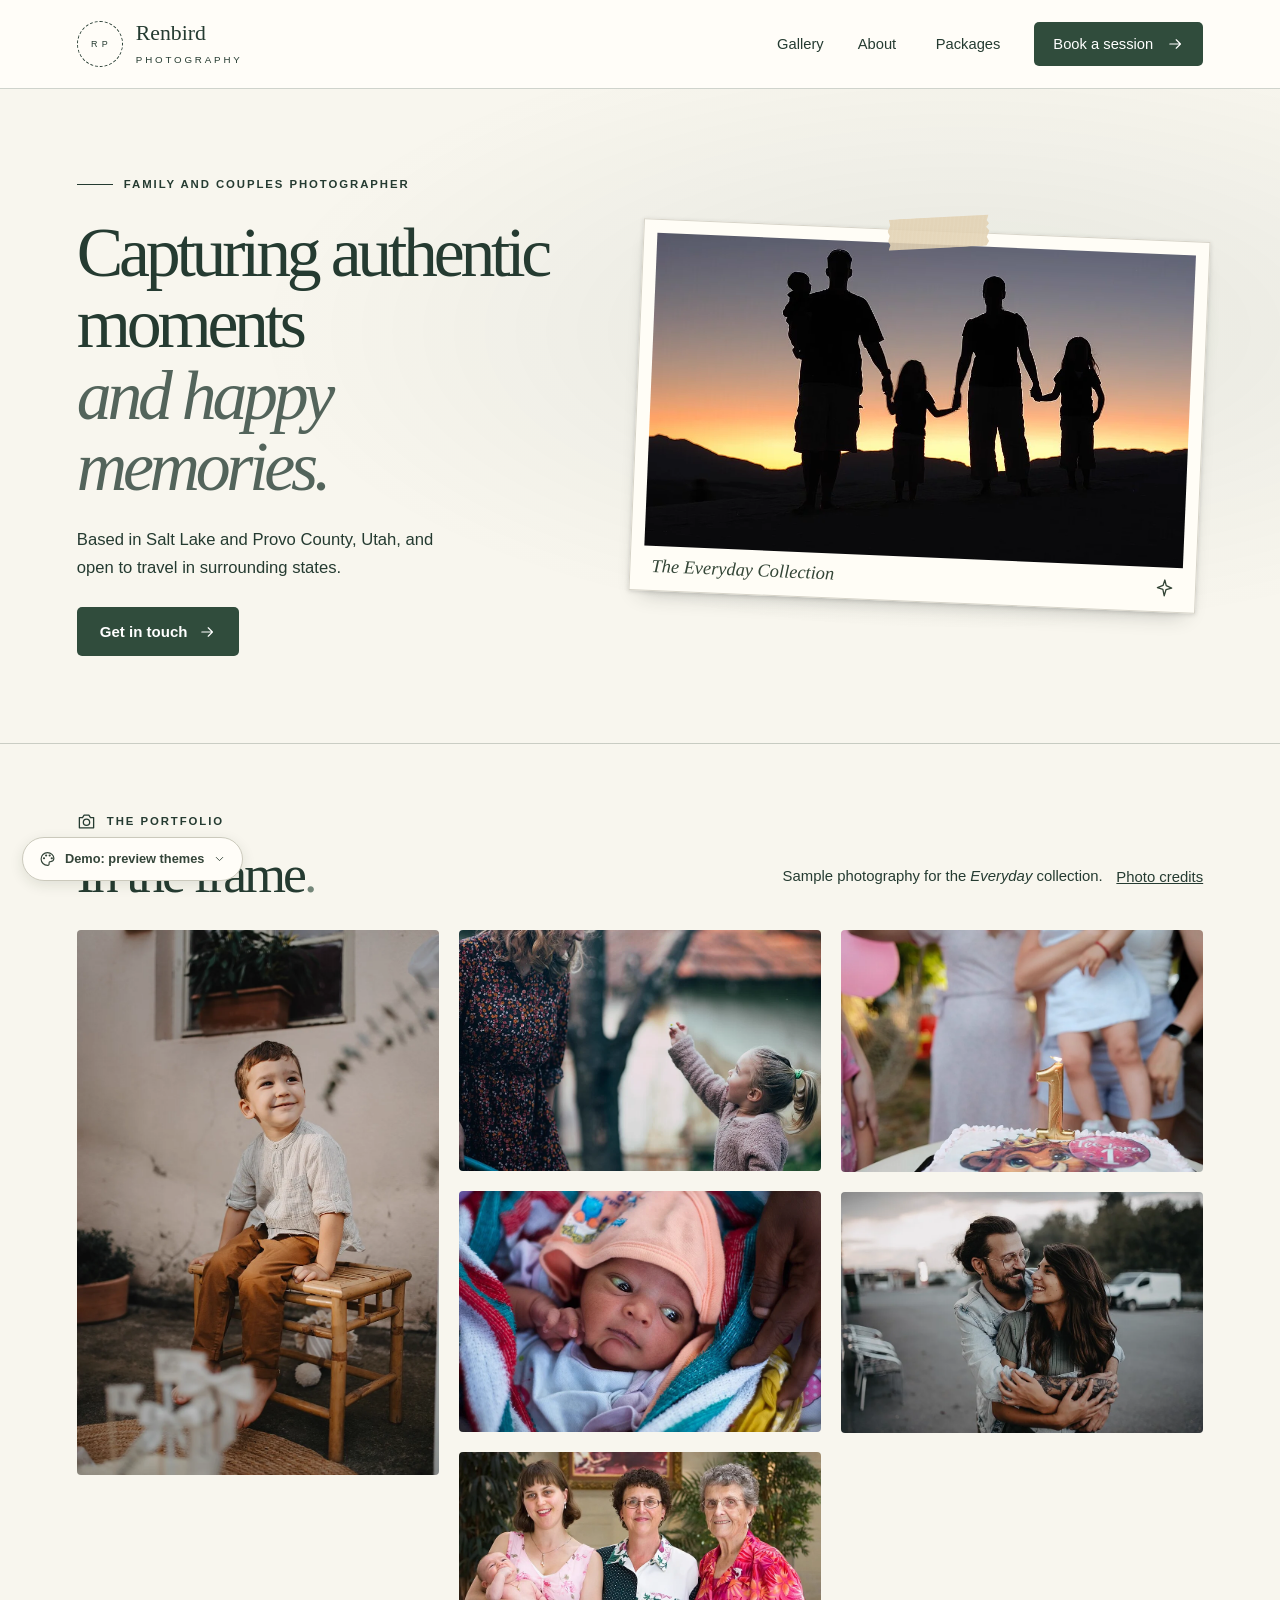
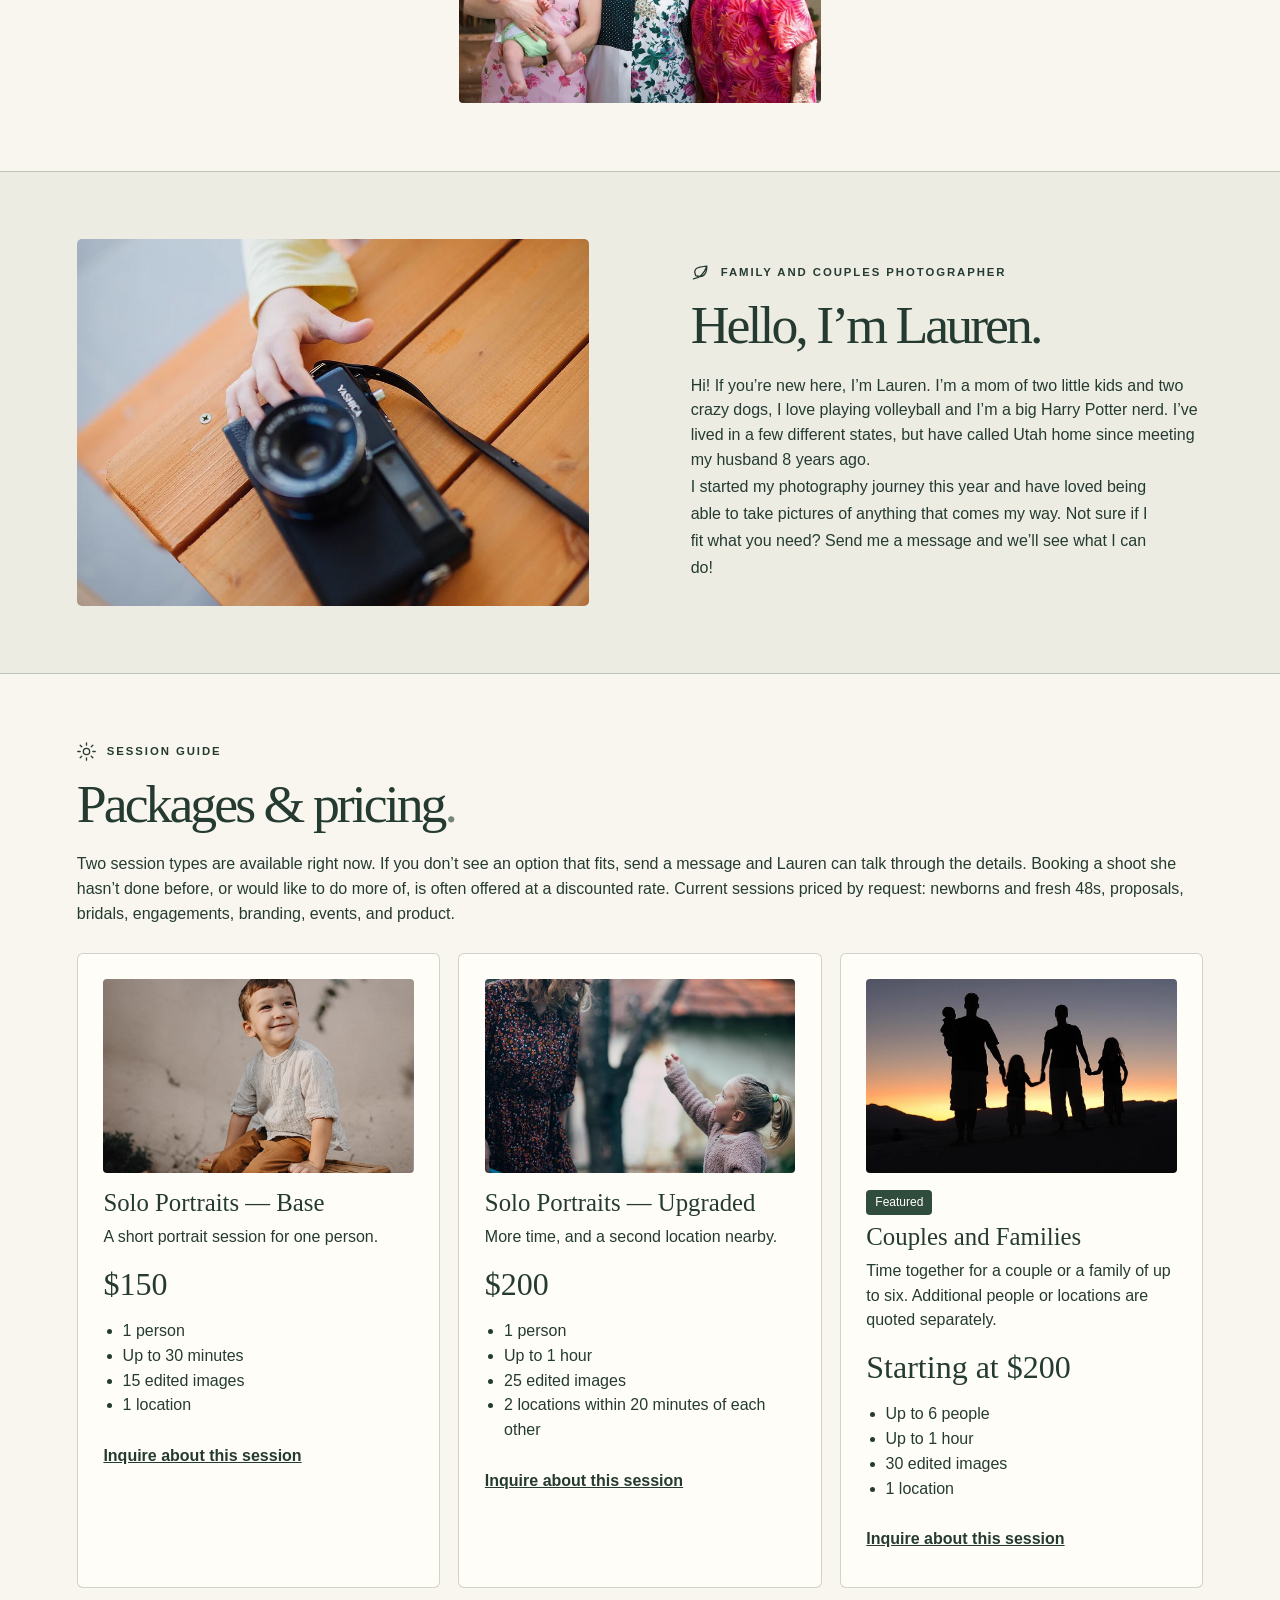
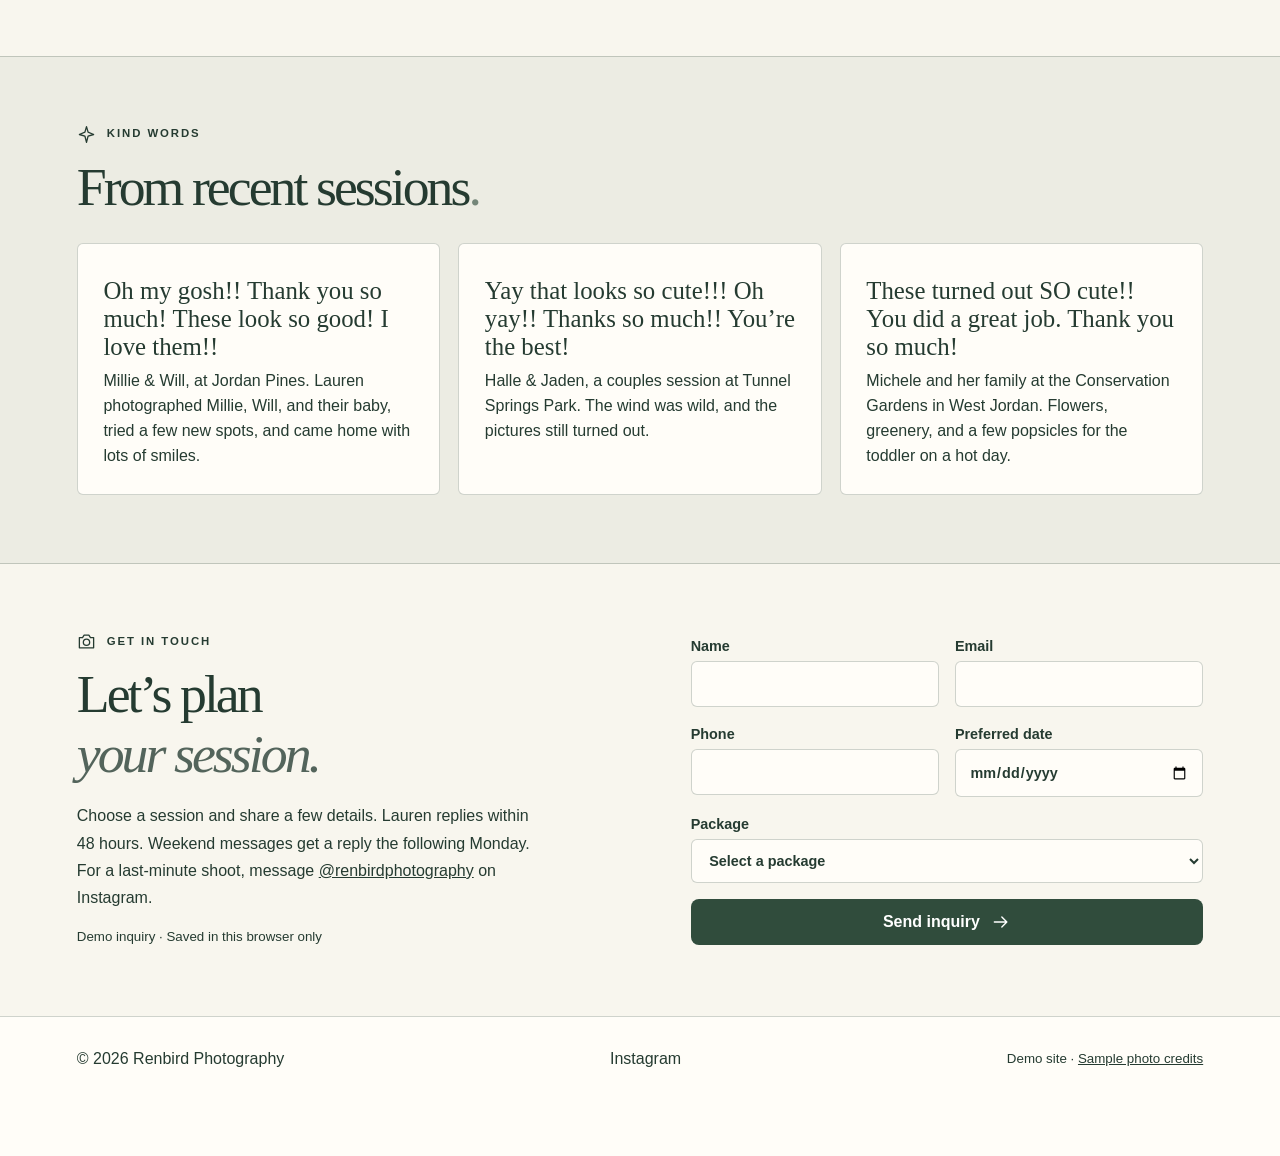
<file: index.html>
<!doctype html>
<html lang="en">
  <head>
    <meta http-equiv="Content-Security-Policy" content="form-action 'none'" />
    <meta charset="utf-8" />
    <meta name="viewport" content="width=device-width, initial-scale=1" />
    <meta name="robots" content="noindex, nofollow" />
    <meta name="theme-color" content="#faf8f2" />
    <title>Renbird Photography · Portraits</title>
    <link rel="icon" href="assets/img/favicon.svg" />
    <link rel="stylesheet" href="assets/css/base.css" />
    <link rel="stylesheet" href="assets/css/themes.css" />
    <link rel="stylesheet" href="assets/css/public.css" />
    <script type="module" src="assets/js/public.js"></script>
  </head>
  <body>
    <a class="skip" href="#main">Skip to content</a>
    <div id="banner" hidden></div>
    <header class="public-header">
      <div class="header-inner">
        <a href="#main" class="brand"
          ><span class="logo-slot">R P</span
          ><span
            ><span class="studio-name">Renbird</span
            ><small>Photography</small></span
          ></a
        >
        <nav id="main-nav" aria-label="Site navigation">
          <a href="#gallery">Gallery</a><a href="#about">About</a
          ><a href="#packages">Packages</a
          ><a class="book-nav" href="#inquiry"
            >Book a session
            <svg class="icon" aria-hidden="true">
              <use href="assets/img/icons.svg#arrow"></use></svg
          ></a>
        </nav>
        <button
          id="menu"
          aria-label="Open navigation"
          aria-expanded="false"
          aria-controls="main-nav"
        >
          <svg class="icon" aria-hidden="true">
            <use href="assets/img/icons.svg#menu"></use>
          </svg>
        </button>
      </div>
    </header>
    <main id="main">
      <section class="hero">
        <div class="hero-inner wrap">
          <div class="hero-copy">
            <p class="kicker">
              <span class="rule"></span
              ><span id="tagline">Family and couples photographer</span>
            </p>
            <h1 id="headline">
              Capturing authentic moments<br /><em>and happy memories.</em>
            </h1>
            <p id="subline">
              Based in Salt Lake and Provo County, Utah, and open to travel in
              surrounding states.
            </p>
            <a class="btn primary hero-cta" href="#inquiry"
              ><span id="cta">Get in touch</span>
              <svg class="icon" aria-hidden="true">
                <use href="assets/img/icons.svg#arrow"></use></svg
            ></a>
          </div>
          <figure class="photo-mount">
            <span class="tape" aria-hidden="true"></span
            ><img
              id="hero-img"
              width="1600"
              height="900"
              alt="A family holding hands in silhouette at sunset"
            />
            <figcaption>
              <span id="collection-name">The Everyday Collection</span
              ><svg class="icon" aria-hidden="true">
                <use href="assets/img/icons.svg#star"></use>
              </svg>
            </figcaption>
          </figure>
        </div>
      </section>
      <section id="gallery" class="wrap section gallery-section">
        <div class="section-title">
          <div>
            <p class="kicker">
              <svg class="icon" aria-hidden="true">
                <use href="assets/img/icons.svg#camera"></use>
              </svg>
              The portfolio
            </p>
            <h2>In the frame<span>.</span></h2>
          </div>
          <p class="gallery-note">
            Sample photography for the
            <em id="gallery-theme">Everyday</em> collection.
            <a href="photo-credits.html">Photo credits</a>
          </p>
        </div>
        <div class="gallery-grid" id="gallery-grid"></div>
      </section>
      <section class="about section" id="about">
        <div class="wrap about-layout">
          <img
            class="portrait"
            src="assets/img/samples/camera.webp"
            loading="lazy"
            alt="A child reaching for a vintage camera on a wooden table"
          />
          <div>
            <p class="kicker">
              <svg class="icon" aria-hidden="true">
                <use href="assets/img/icons.svg#leaf"></use>
              </svg>
              Family and couples photographer
            </p>
            <h2>Hello, I’m Lauren.</h2>
            <p>
              Hi! If you’re new here, I’m Lauren. I’m a mom of two little kids
              and two crazy dogs, I love playing volleyball and I’m a big
              Harry Potter nerd. I’ve lived in a few different states, but
              have called Utah home since meeting my husband 8 years ago.
            </p>
            <p>
              I started my photography journey this year and have loved being
              able to take pictures of anything that comes my way. Not sure if
              I fit what you need? Send me a message and we’ll see what I can
              do!
            </p>
          </div>
        </div>
      </section>
      <section id="packages" class="wrap section">
        <p class="kicker">
          <svg class="icon" aria-hidden="true">
            <use href="assets/img/icons.svg#sun"></use>
          </svg>
          Session guide
        </p>
        <h2>Packages & pricing<span>.</span></h2>
        <p class="section-desc">
          Two session types are available right now. If you don’t see an
          option that fits, send a message and Lauren can talk through the
          details. Booking a shoot she hasn’t done before, or would like to
          do more of, is often offered at a discounted rate. Current sessions
          priced by request: newborns and fresh 48s, proposals, bridals,
          engagements, branding, events, and product.
        </p>
        <div id="package-list" class="package-list"></div>
      </section>
      <section class="reviews section">
        <div class="wrap">
          <p class="kicker">
            <svg class="icon" aria-hidden="true">
              <use href="assets/img/icons.svg#star"></use>
            </svg>
            Kind words
          </p>
          <h2>From recent sessions<span>.</span></h2>
          <div class="quotes">
            <blockquote>
              <p>
                Oh my gosh!! Thank you so much! These look so good! I love
                them!!
              </p>
              <span
                >Millie &amp; Will, at Jordan Pines. Lauren photographed
                Millie, Will, and their baby, tried a few new spots, and came
                home with lots of smiles.</span
              >
            </blockquote>
            <blockquote>
              <p>Yay that looks so cute!!! Oh yay!! Thanks so much!! You’re the best!</p>
              <span
                >Halle &amp; Jaden, a couples session at Tunnel Springs Park.
                The wind was wild, and the pictures still turned out.</span
              >
            </blockquote>
            <blockquote>
              <p>These turned out SO cute!! You did a great job. Thank you so much!</p>
              <span
                >Michele and her family at the Conservation Gardens in West
                Jordan. Flowers, greenery, and a few popsicles for the toddler
                on a hot day.</span
              >
            </blockquote>
          </div>
        </div>
      </section>
      <section id="inquiry" class="wrap section inquiry">
        <div>
          <p class="kicker">
            <svg class="icon" aria-hidden="true">
              <use href="assets/img/icons.svg#camera"></use>
            </svg>
            Get in touch
          </p>
          <h2>Let’s plan<br /><em>your session.</em></h2>
          <p>
            Choose a session and share a few details. Lauren replies within 48
            hours. Weekend messages get a reply the following Monday. For a
            last-minute shoot, message
            <a
              href="https://www.instagram.com/renbirdphotography/"
              target="_blank"
              rel="noopener noreferrer"
              >@renbirdphotography</a
            >
            on Instagram.
          </p>
          <small>Demo inquiry · Saved in this browser only</small>
        </div>
        <form id="inquiry-form">
          <label
            >Name<input
              name="name"
              autocomplete="name"
              required
              maxlength="120" /></label
          ><label
            >Email<input
              name="email"
              type="email"
              autocomplete="email"
              required /></label
          ><label
            >Phone<input
              name="phone"
              type="tel"
              autocomplete="tel"
              required /></label
          ><label
            >Preferred date<input name="date" type="date" required /></label
          ><label class="full"
            >Package<select
              required
              name="packageId"
              id="inquiry-package"
            ></select></label
          ><button class="btn primary full">
            Send inquiry
            <svg class="icon" aria-hidden="true">
              <use href="assets/img/icons.svg#arrow"></use>
            </svg>
          </button>
        </form>
        <p id="thanks" tabindex="-1" hidden>
          Thanks! Lauren will reply within 48 hours, or the following Monday
          if you wrote over the weekend.
        </p>
      </section>
    </main>
    <footer>
      <div class="wrap">
        <span id="copyright"></span>
        <div>
          <a
            href="https://www.instagram.com/renbirdphotography/"
            target="_blank"
            rel="noopener noreferrer"
            >Instagram</a
          >
        </div>
        <small
          >Demo site ·
          <a href="photo-credits.html">Sample photo credits</a></small
        >
      </div>
    </footer>
    <button id="theme-switch" class="switcher">
      <svg class="icon" aria-hidden="true">
        <use href="assets/img/icons.svg#palette"></use>
      </svg>
      Demo: preview themes
      <svg class="icon" aria-hidden="true">
        <use href="assets/img/icons.svg#down"></use>
      </svg>
    </button>
    <dialog id="lightbox" aria-label="Gallery photo">
      <button id="close-light" aria-label="Close photo">×</button
      ><img id="light-photo" alt="" />
      <div>
        <button id="previous" aria-label="Previous photo">←</button
        ><span id="light-count"></span
        ><button id="next" aria-label="Next photo">→</button>
      </div>
    </dialog>
  </body>
</html>
</file>
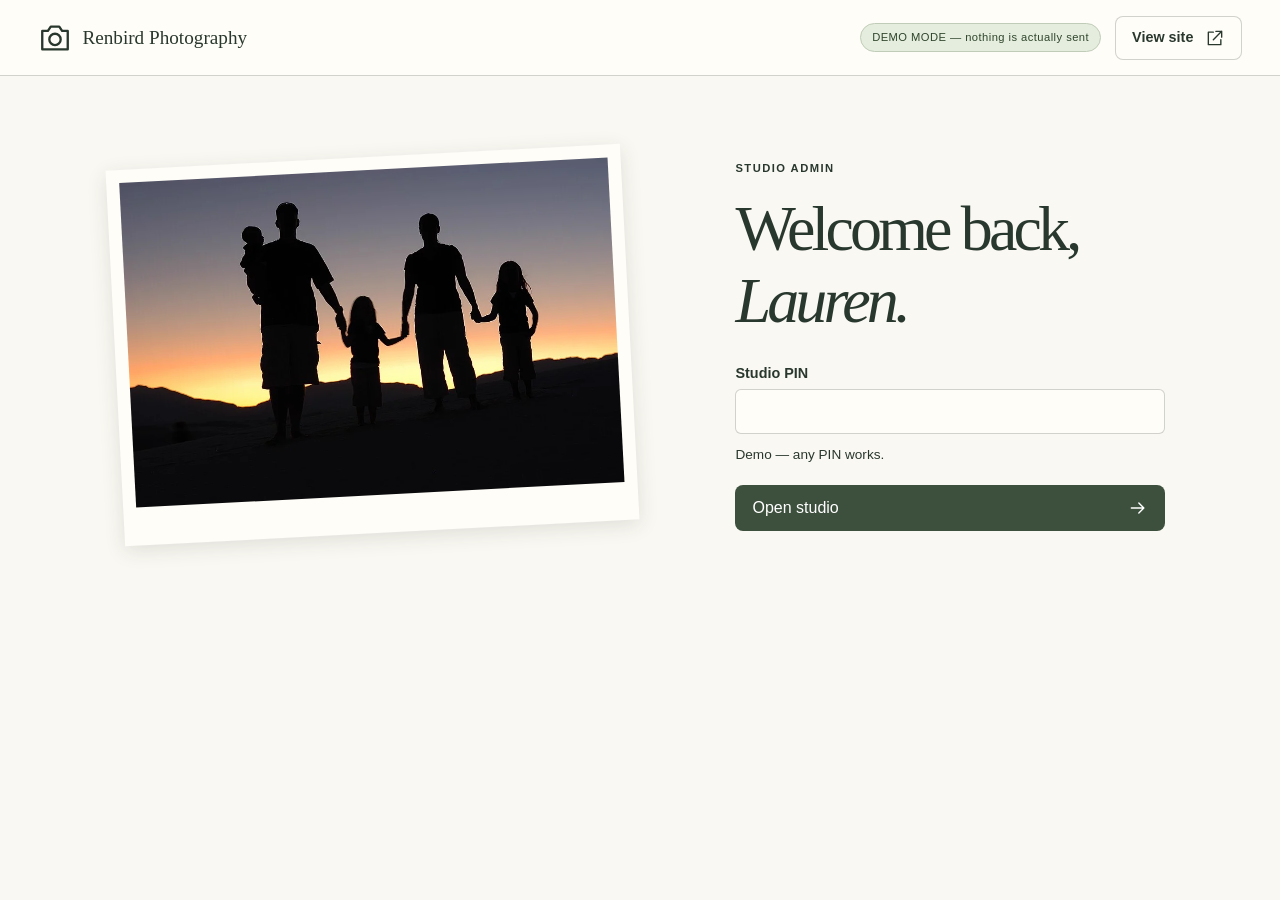
<file: admin/index.html>
<!doctype html>
<html lang="en">
  <head>
    <meta http-equiv="Content-Security-Policy" content="form-action 'none'" />
    <meta charset="utf-8" />
    <meta name="viewport" content="width=device-width, initial-scale=1" />
    <meta name="robots" content="noindex, nofollow" />
    <title>Studio Admin · Renbird Photography</title>
    <link rel="icon" href="../assets/img/favicon.svg" />
    <link rel="stylesheet" href="../assets/css/base.css" />
    <link rel="stylesheet" href="../assets/css/admin.css" />
    <link rel="stylesheet" href="../assets/css/themes.css" />
    <link rel="stylesheet" href="../assets/css/pricing.css" />
    <link rel="stylesheet" href="../assets/css/contracts.css" />
    <script type="module" src="../assets/js/admin.js"></script>
  </head>
  <body>
    <a class="skip" href="#workspace">Skip to workspace</a>
    <header class="admin-bar">
      <div class="admin-brand">
        <svg class="icon" aria-hidden="true">
          <use href="../assets/img/icons.svg#camera"></use></svg
        ><span id="business">Renbird Photography</span>
      </div>
      <span class="demo-pill">DEMO MODE — nothing is actually sent</span
      ><a href="../" class="btn" target="_blank" rel="noopener"
        >View site
        <svg class="icon" aria-hidden="true">
          <use href="../assets/img/icons.svg#external"></use></svg
      ></a>
      <div class="user-tools" hidden>
        <button id="feed" aria-label="Activity feed">
          <svg class="icon" aria-hidden="true">
            <use href="../assets/img/icons.svg#bell"></use>
          </svg></button
        ><button id="more" aria-label="More options">
          <svg class="icon" aria-hidden="true">
            <use href="../assets/img/icons.svg#more"></use>
          </svg>
        </button>
      </div>
    </header>
    <main id="workspace">
      <section id="welcome">
        <figure>
          <img
            src="../assets/img/packages/family.webp"
            alt="A family holding hands at sunset"
          />
        </figure>
        <div>
          <p class="admin-kicker">Studio admin</p>
          <h1>Welcome back,<br /><em>Lauren.</em></h1>
          <form id="login">
            <label
              >Studio PIN<input
                id="pin"
                type="password"
                name="pin"
                inputmode="numeric"
                pattern="[0-9]{4}"
                minlength="4"
                maxlength="4"
                autocomplete="off"
                required
                title="Enter any four digits"
            /></label>
            <p>Demo — any PIN works.</p>
            <button class="primary">
              Open studio
              <svg class="icon" aria-hidden="true">
                <use href="../assets/img/icons.svg#arrow"></use>
              </svg>
            </button>
          </form>
        </div>
      </section>
      <div class="dashboard" hidden>
        <nav class="tabs" aria-label="Studio sections">
          <span class="admin-kicker">Studio workspace</span
          ><button data-tab="theme">
            <svg class="icon" aria-hidden="true">
              <use href="../assets/img/icons.svg#grid"></use>
            </svg>
            Theme</button
          ><button data-tab="pricing">
            <svg class="icon" aria-hidden="true">
              <use href="../assets/img/icons.svg#tag"></use>
            </svg>
            Pricing</button
          ><button data-tab="clients">
            <svg class="icon" aria-hidden="true">
              <use href="../assets/img/icons.svg#users"></use>
            </svg>
            Clients
          </button>
        </nav>
        <div class="editor">
          <h1 class="sr-only">Studio workspace</h1>
          <div id="theme-title">
            <p class="admin-kicker">Studio appearance</p>
            <h2>Theme</h2>
          </div>
          <div id="panel"></div>
        </div>
        <aside class="preview">
          <div class="preview-label">
            <svg class="icon" aria-hidden="true">
              <use href="../assets/img/icons.svg#grid"></use>
            </svg>
            Live site preview
          </div>
          <iframe id="live-preview" title="Public studio site preview"></iframe>
        </aside>
      </div>
    </main>
  </body>
</html>
</file>
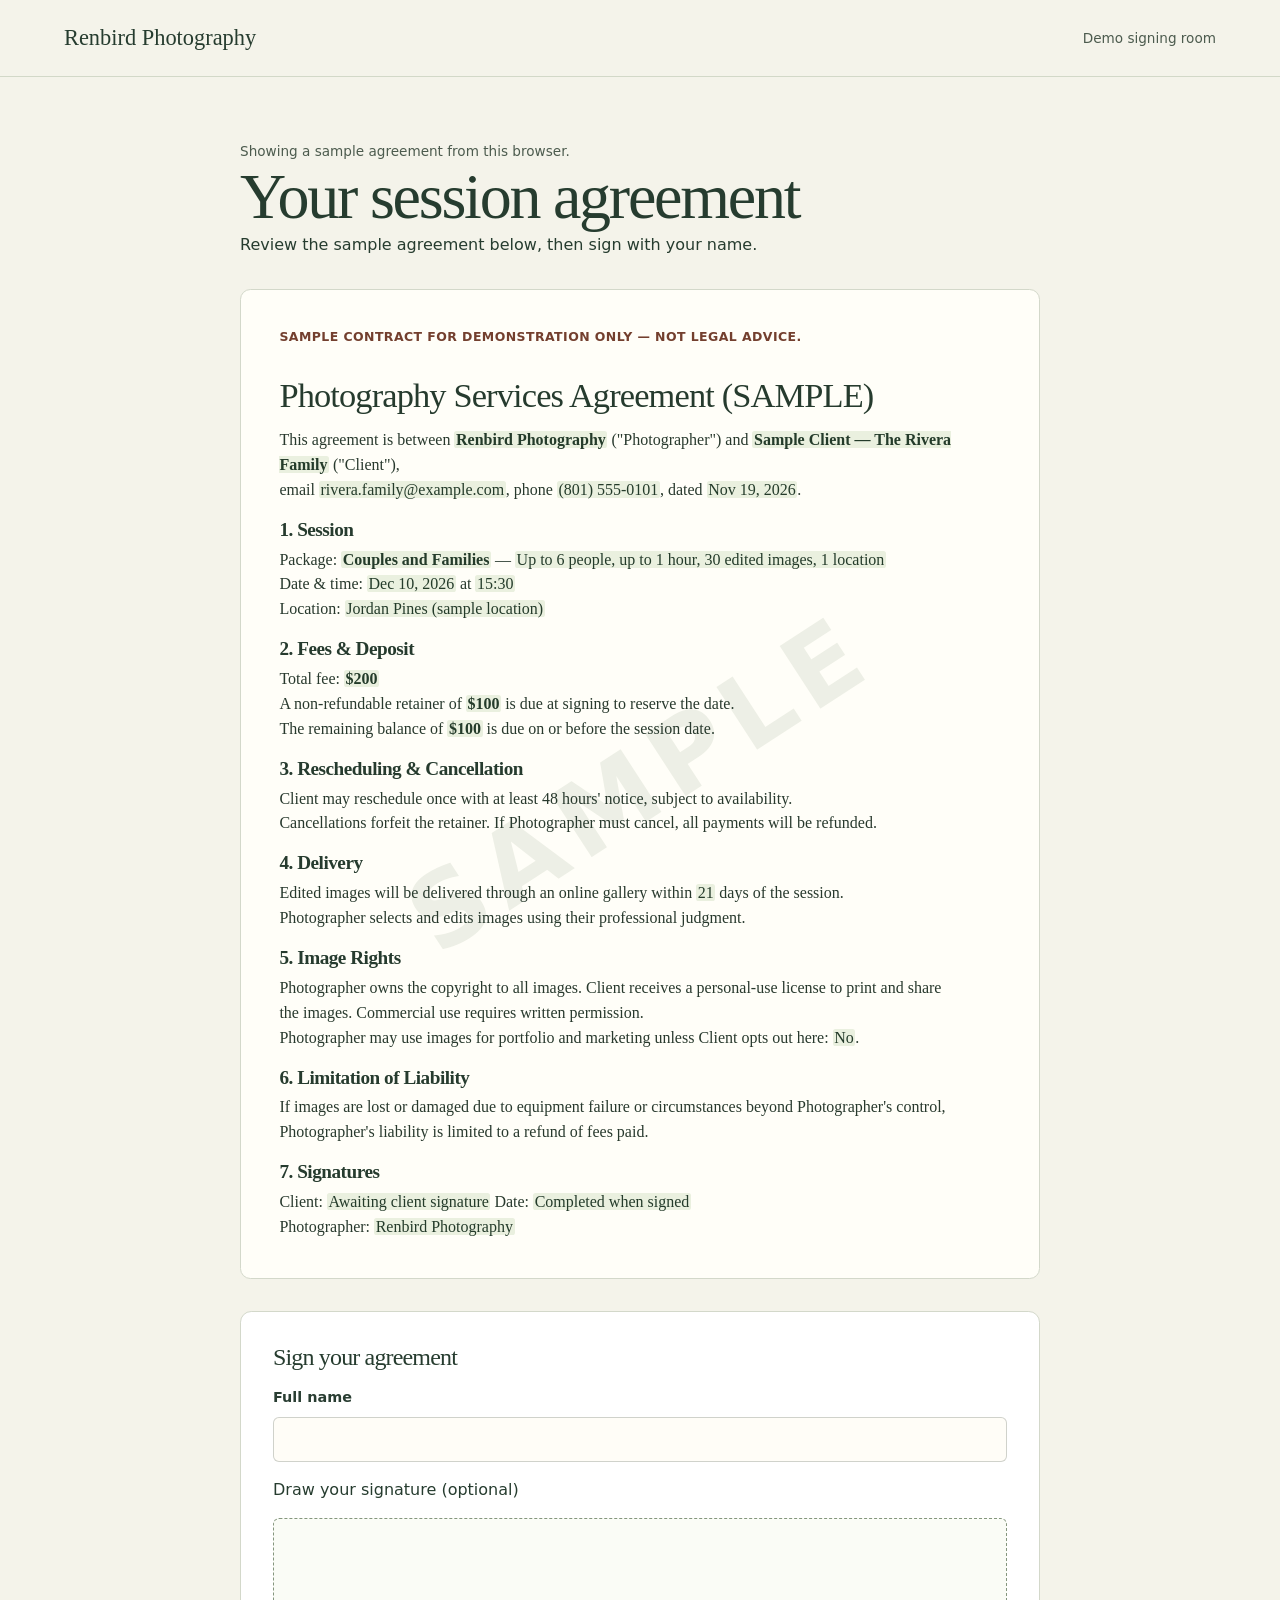
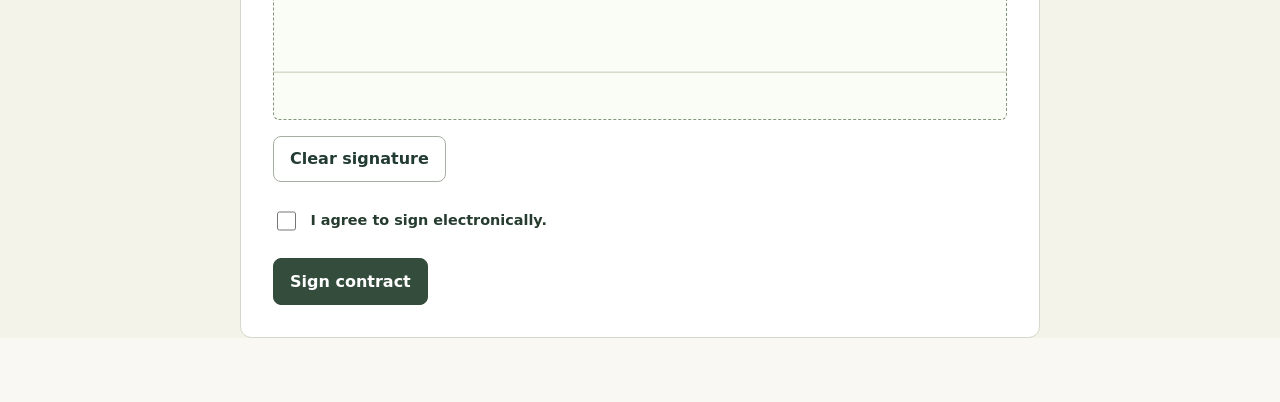
<file: contract.html>
<!doctype html>
<html lang="en" data-theme="classic">
  <head>
    <meta http-equiv="Content-Security-Policy" content="form-action 'none'" />
    <meta charset="utf-8" />
    <meta name="viewport" content="width=device-width, initial-scale=1" />
    <meta name="robots" content="noindex, nofollow" />
    <title>Sign your sample agreement · Renbird Photography</title>
    <link rel="icon" href="./assets/img/favicon.svg" />
    <link rel="stylesheet" href="./assets/css/base.css" />
    <link rel="stylesheet" href="./assets/css/themes.css" />
    <link rel="stylesheet" href="./assets/css/contracts.css" />
  </head>
  <body class="signing-page">
    <header class="sign-header">
      <a href="./" id="studio">Renbird Photography</a
      ><span>Demo signing room</span>
    </header>
    <main id="signing-room" class="sign-main" aria-live="polite">
      <p>Loading your sample agreement…</p>
    </main>
    <script type="module" src="./assets/js/contract-page.js"></script>
  </body>
</html>
</file>
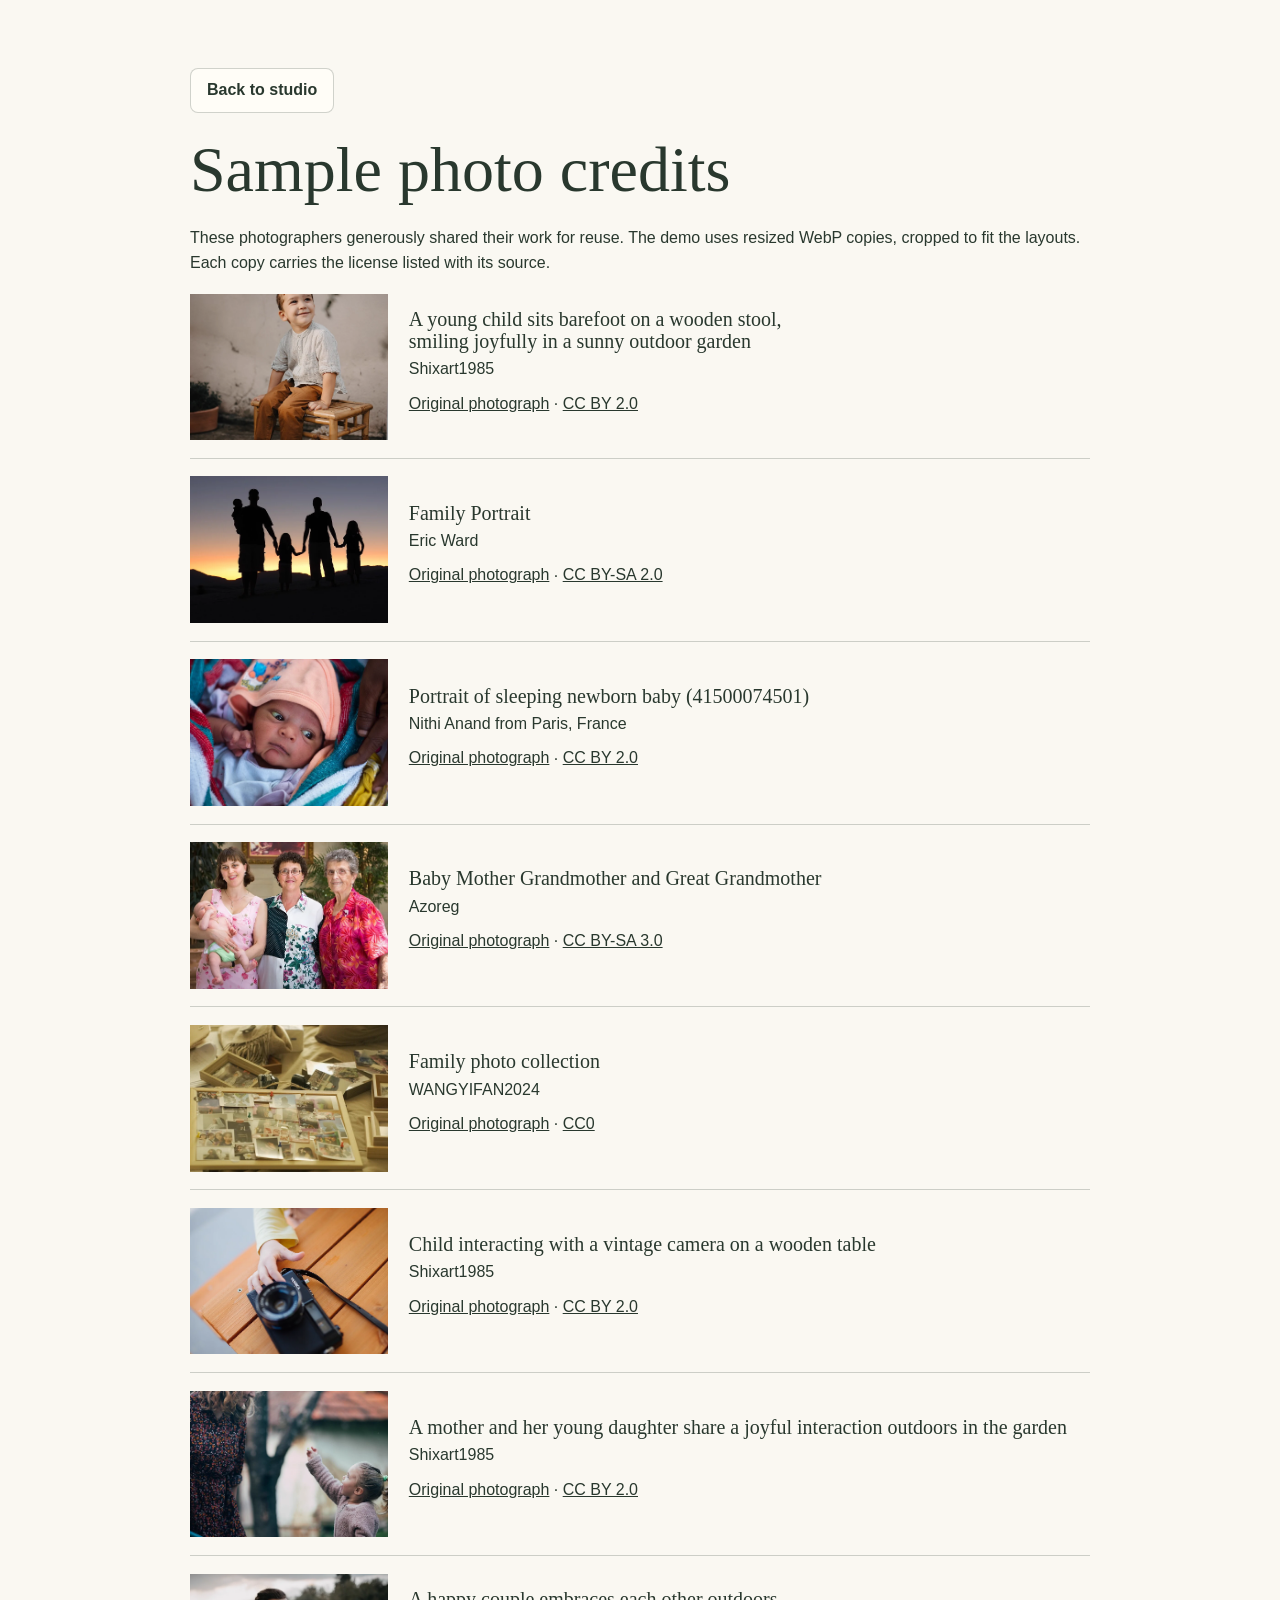
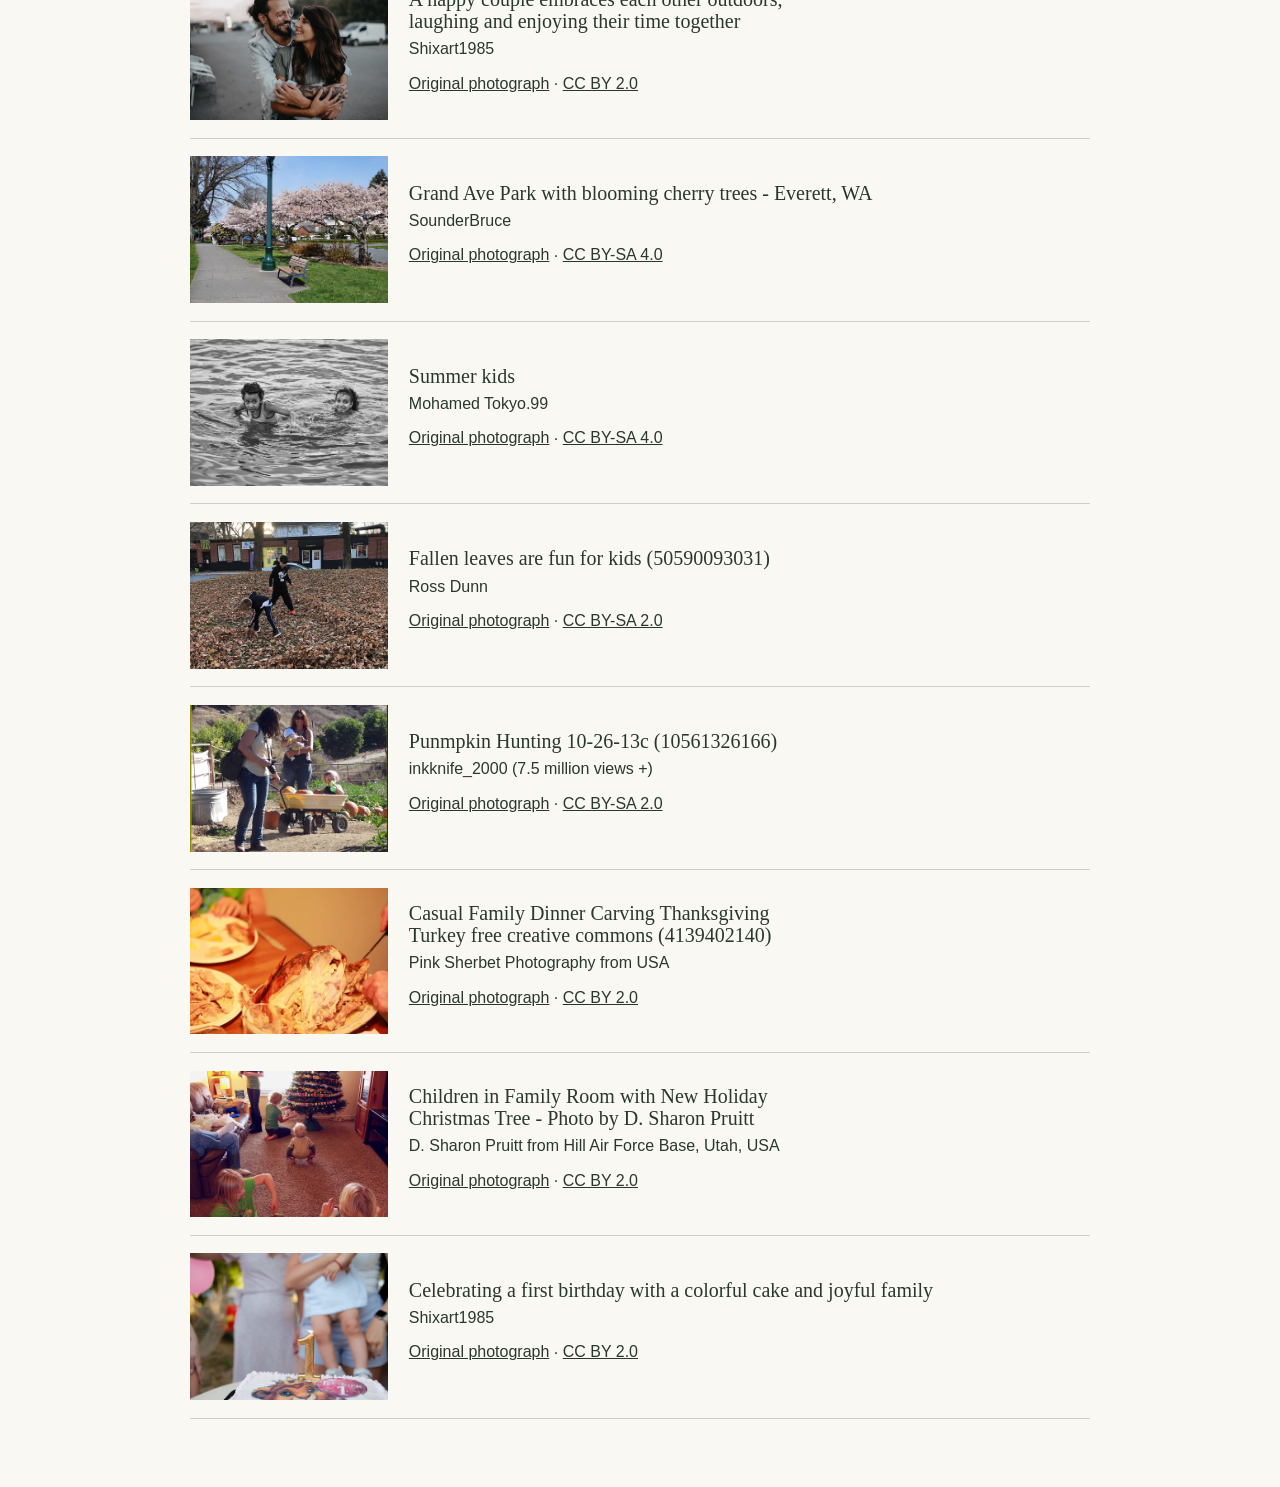
<file: photo-credits.html>
<!doctype html>
<html lang="en">
  <head>
    <meta charset="utf-8" />
    <meta name="viewport" content="width=device-width, initial-scale=1" />
    <meta name="robots" content="noindex, nofollow" />
    <title>Sample photo credits · Renbird Photography</title>
    <link rel="icon" href="assets/img/favicon.svg" />
    <link rel="stylesheet" href="assets/css/base.css" />
    <link rel="stylesheet" href="assets/css/public.css" />
  </head>
  <body>
    <main class="credits wrap section">
      <a class="btn" href="./">Back to studio</a>
      <h1>Sample photo credits</h1>
      <p>
        These photographers generously shared their work for reuse. The demo
        uses resized WebP copies, cropped to fit the layouts. Each copy carries
        the license listed with its source.
      </p>
      <article>
        <img
          loading="lazy"
          src="assets/img/packages/mini.webp"
          alt="A smiling child sitting barefoot on a wooden stool"
        />
        <div>
          <h2>
            A young child sits barefoot on a wooden stool, smiling joyfully in a
            sunny outdoor garden
          </h2>
          <p>Shixart1985</p>
          <p>
            <a
              href="https://commons.wikimedia.org/wiki/File:A_young_child_sits_barefoot_on_a_wooden_stool,_smiling_joyfully_in_a_sunny_outdoor_garden.jpg"
              >Original photograph</a
            >
            ·
            <a rel="license" href="https://creativecommons.org/licenses/by/2.0"
              >CC BY 2.0</a
            >
          </p>
        </div>
      </article>
      <article>
        <img
          loading="lazy"
          src="assets/img/packages/family.webp"
          alt="A family holding hands in silhouette at White Sands at sunset"
        />
        <div>
          <h2>Family Portrait</h2>
          <p>Eric Ward</p>
          <p>
            <a
              href="https://commons.wikimedia.org/wiki/File:Family_Portrait.jpg"
              >Original photograph</a
            >
            ·
            <a
              rel="license"
              href="https://creativecommons.org/licenses/by-sa/2.0"
              >CC BY-SA 2.0</a
            >
          </p>
        </div>
      </article>
      <article>
        <img
          loading="lazy"
          src="assets/img/packages/newborn.webp"
          alt="A swaddled baby in a pink cap looking toward the camera"
        />
        <div>
          <h2>Portrait of sleeping newborn baby (41500074501)</h2>
          <p>Nithi Anand from Paris, France</p>
          <p>
            <a
              href="https://commons.wikimedia.org/wiki/File:Portrait_of_sleeping_newborn_baby_(41500074501).jpg"
              >Original photograph</a
            >
            ·
            <a rel="license" href="https://creativecommons.org/licenses/by/2.0"
              >CC BY 2.0</a
            >
          </p>
        </div>
      </article>
      <article>
        <img
          loading="lazy"
          src="assets/img/packages/extended.webp"
          alt="Four generations together, with the youngest held in her mother’s arms"
        />
        <div>
          <h2>Baby Mother Grandmother and Great Grandmother</h2>
          <p>Azoreg</p>
          <p>
            <a
              href="https://commons.wikimedia.org/wiki/File:Baby_Mother_Grandmother_and_Great_Grandmother.jpg"
              >Original photograph</a
            >
            ·
            <a
              rel="license"
              href="https://creativecommons.org/licenses/by-sa/3.0"
              >CC BY-SA 3.0</a
            >
          </p>
        </div>
      </article>
      <article>
        <img
          loading="lazy"
          src="assets/img/packages/prints.webp"
          alt="A collection of family photographs and photo albums"
        />
        <div>
          <h2>Family photo collection</h2>
          <p>WANGYIFAN2024</p>
          <p>
            <a
              href="https://commons.wikimedia.org/wiki/File:Family_photo_collection.jpg"
              >Original photograph</a
            >
            ·
            <a
              rel="license"
              href="https://creativecommons.org/publicdomain/zero/1.0/deed.en"
              >CC0</a
            >
          </p>
        </div>
      </article>
      <article>
        <img
          loading="lazy"
          src="assets/img/samples/camera.webp"
          alt="A child reaching for a vintage camera on a wooden table"
        />
        <div>
          <h2>Child interacting with a vintage camera on a wooden table</h2>
          <p>Shixart1985</p>
          <p>
            <a
              href="https://commons.wikimedia.org/wiki/File:Child_interacting_with_a_vintage_camera_on_a_wooden_table.jpg"
              >Original photograph</a
            >
            ·
            <a rel="license" href="https://creativecommons.org/licenses/by/2.0"
              >CC BY 2.0</a
            >
          </p>
        </div>
      </article>
      <article>
        <img
          loading="lazy"
          src="assets/img/samples/classic.webp"
          alt="A little girl holding something up to show her mother in the garden"
        />
        <div>
          <h2>
            A mother and her young daughter share a joyful interaction outdoors
            in the garden
          </h2>
          <p>Shixart1985</p>
          <p>
            <a
              href="https://commons.wikimedia.org/wiki/File:A_mother_and_her_young_daughter_share_a_joyful_interaction_outdoors_in_the_garden.jpg"
              >Original photograph</a
            >
            ·
            <a rel="license" href="https://creativecommons.org/licenses/by/2.0"
              >CC BY 2.0</a
            >
          </p>
        </div>
      </article>
      <article>
        <img
          loading="lazy"
          src="assets/img/samples/valentines.webp"
          alt="A couple laughing together in an outdoor embrace"
        />
        <div>
          <h2>
            A happy couple embraces each other outdoors, laughing and enjoying
            their time together
          </h2>
          <p>Shixart1985</p>
          <p>
            <a
              href="https://commons.wikimedia.org/wiki/File:A_happy_couple_embraces_each_other_outdoors,_laughing_and_enjoying_their_time_together.jpg"
              >Original photograph</a
            >
            ·
            <a rel="license" href="https://creativecommons.org/licenses/by/2.0"
              >CC BY 2.0</a
            >
          </p>
        </div>
      </article>
      <article>
        <img
          loading="lazy"
          src="assets/img/samples/spring.webp"
          alt="Flowering cherry trees lining a park path"
        />
        <div>
          <h2>Grand Ave Park with blooming cherry trees - Everett, WA</h2>
          <p>SounderBruce</p>
          <p>
            <a
              href="https://commons.wikimedia.org/wiki/File:Grand_Ave_Park_with_blooming_cherry_trees_-_Everett,_WA.jpg"
              >Original photograph</a
            >
            ·
            <a
              rel="license"
              href="https://creativecommons.org/licenses/by-sa/4.0"
              >CC BY-SA 4.0</a
            >
          </p>
        </div>
      </article>
      <article>
        <img
          loading="lazy"
          src="assets/img/samples/summer.webp"
          alt="Two siblings playing in the sea in Alexandria"
        />
        <div>
          <h2>Summer kids</h2>
          <p>Mohamed Tokyo.99</p>
          <p>
            <a href="https://commons.wikimedia.org/wiki/File:Summer_kids.jpg"
              >Original photograph</a
            >
            ·
            <a
              rel="license"
              href="https://creativecommons.org/licenses/by-sa/4.0"
              >CC BY-SA 4.0</a
            >
          </p>
        </div>
      </article>
      <article>
        <img
          loading="lazy"
          src="assets/img/samples/fall.webp"
          alt="Children playing in fallen leaves"
        />
        <div>
          <h2>Fallen leaves are fun for kids (50590093031)</h2>
          <p>Ross Dunn</p>
          <p>
            <a
              href="https://commons.wikimedia.org/wiki/File:Fallen_leaves_are_fun_for_kids_(50590093031).jpg"
              >Original photograph</a
            >
            ·
            <a
              rel="license"
              href="https://creativecommons.org/licenses/by-sa/2.0"
              >CC BY-SA 2.0</a
            >
          </p>
        </div>
      </article>
      <article>
        <img
          loading="lazy"
          src="assets/img/samples/halloween.webp"
          alt="A family exploring a pumpkin patch with a wagon"
        />
        <div>
          <h2>Punmpkin Hunting 10-26-13c (10561326166)</h2>
          <p>inkknife_2000 (7.5 million views +)</p>
          <p>
            <a
              href="https://commons.wikimedia.org/wiki/File:Punmpkin_Hunting_10-26-13c_(10561326166).jpg"
              >Original photograph</a
            >
            ·
            <a
              rel="license"
              href="https://creativecommons.org/licenses/by-sa/2.0"
              >CC BY-SA 2.0</a
            >
          </p>
        </div>
      </article>
      <article>
        <img
          loading="lazy"
          src="assets/img/samples/thanksgiving.webp"
          alt="A family carving the Thanksgiving turkey at the table"
        />
        <div>
          <h2>
            Casual Family Dinner Carving Thanksgiving Turkey free creative
            commons (4139402140)
          </h2>
          <p>Pink Sherbet Photography from USA</p>
          <p>
            <a
              href="https://commons.wikimedia.org/wiki/File:Casual_Family_Dinner_Carving_Thanksgiving_Turkey_free_creative_commons_(4139402140).jpg"
              >Original photograph</a
            >
            ·
            <a rel="license" href="https://creativecommons.org/licenses/by/2.0"
              >CC BY 2.0</a
            >
          </p>
        </div>
      </article>
      <article>
        <img
          loading="lazy"
          src="assets/img/samples/christmas.webp"
          alt="Children gathered by the family Christmas tree"
        />
        <div>
          <h2>
            Children in Family Room with New Holiday Christmas Tree - Photo by
            D. Sharon Pruitt
          </h2>
          <p>D. Sharon Pruitt from Hill Air Force Base, Utah, USA</p>
          <p>
            <a
              href="https://commons.wikimedia.org/wiki/File:Children_in_Family_Room_with_New_Holiday_Christmas_Tree_-_Photo_by_D._Sharon_Pruitt.jpg"
              >Original photograph</a
            >
            ·
            <a rel="license" href="https://creativecommons.org/licenses/by/2.0"
              >CC BY 2.0</a
            >
          </p>
        </div>
      </article>
      <article>
        <img
          loading="lazy"
          src="assets/img/samples/milestone.webp"
          alt="A family gathering around a first birthday cake"
        />
        <div>
          <h2>
            Celebrating a first birthday with a colorful cake and joyful family
          </h2>
          <p>Shixart1985</p>
          <p>
            <a
              href="https://commons.wikimedia.org/wiki/File:Celebrating_a_first_birthday_with_a_colorful_cake_and_joyful_family.jpg"
              >Original photograph</a
            >
            ·
            <a rel="license" href="https://creativecommons.org/licenses/by/2.0"
              >CC BY 2.0</a
            >
          </p>
        </div>
      </article>
    </main>
  </body>
</html>
</file>
<file: assets/css/base.css>
*,
*::before,
*::after {
  box-sizing: border-box;
}
:root {
  --bg: #faf8f2;
  --surface: #fffdf7;
  --text: #29382e;
  --accent: #3d503e;
  --accentText: #fff;
  --line: color-mix(in srgb, var(--text) 22%, transparent);
  --heading-font: Georgia, serif;
  color: var(--text);
  background: var(--bg);
  font:
    16px/1.55 "Segoe UI",
    Arial,
    sans-serif;
}
body {
  margin: 0;
}
h1,
h2,
h3,
p,
figure {
  margin: 0;
}
h1,
h2,
h3 {
  line-height: 1.12;
  text-wrap: balance;
}
h1,
h2 {
  font-family: var(--heading-font);
  font-weight: 400;
}
h3 {
  font-size: 1.15rem;
}
a {
  color: inherit;
}
button,
input,
select,
textarea {
  font: inherit;
  color: inherit;
}
button,
summary,
select {
  cursor: pointer;
}
button,
.btn {
  background: var(--surface);
  border: 1px solid var(--line);
  border-radius: 8px;
  padding: 0.58rem 1rem;
  min-height: 44px;
}
a.btn,
.btn {
  display: inline-flex;
  align-items: center;
  justify-content: center;
  gap: 0.7rem;
  text-decoration: none;
  font-weight: 600;
}
.primary,
button.primary {
  background: var(--accent);
  color: var(--accentText);
  border-color: transparent;
}
button:hover,
.btn:hover {
  filter: brightness(0.96);
}
:focus-visible {
  outline: 3px solid #a65b32;
  outline-offset: 3px;
}
input:not([type="checkbox"]):not([type="radio"]),
select,
textarea {
  width: 100%;
  padding: 0.67rem 0.85rem;
  border: 1px solid var(--line);
  background: var(--surface);
  border-radius: 6px;
  min-height: 44px;
}
label {
  display: block;
  font-weight: 600;
  font-size: 0.9rem;
}
label input,
label select,
label textarea {
  margin-top: 0.25rem;
}
label:has(input[type="checkbox"]),
label:has(input[type="radio"]) {
  min-height: 44px;
  align-content: center;
}
input[type="checkbox"],
input[type="radio"] {
  accent-color: var(--accent);
  width: 19px;
  height: 19px;
  vertical-align: middle;
}
[hidden] {
  display: none !important;
}
.skip {
  position: absolute;
  top: -100px;
  left: 12px;
  z-index: 20;
  background: white;
  padding: 12px;
}
.skip:focus {
  top: 10px;
}
img {
  display: block;
  max-width: 100%;
}
.icon {
  width: 20px;
  height: 20px;
  fill: none;
  stroke: currentColor;
  stroke-width: 1.65;
  stroke-linecap: round;
  stroke-linejoin: round;
  flex: none;
}
.toasts,
.storage-notice {
  position: fixed;
  z-index: 50;
  bottom: 5.2rem;
  right: 1rem;
  max-width: 90vw;
}
.toasts > div,
.storage-notice {
  background: #283a30;
  color: white;
  padding: 0.8rem 1.1rem;
  border-radius: 8px;
  margin-top: 0.4rem;
  box-shadow: 0 4px 20px #0002;
}
.toasts button {
  margin-left: 12px;
  color: #283a30;
}
.storage-notice {
  top: 4px;
  bottom: auto;
  font-size: 0.85rem;
}
.sheet {
  color: var(--text);
  background: var(--bg);
  padding: 0;
  border: 0;
  width: min(510px, 100%);
  max-width: 100%;
  height: 100dvh;
  max-height: 100dvh;
  margin: 0 0 0 auto;
  box-shadow: 0 12px 64px #0003;
}
.sheet::backdrop,
dialog::backdrop {
  background: #16241bd1;
}
.sheet-heading {
  display: flex;
  align-items: center;
  justify-content: space-between;
  gap: 1rem;
  padding: 1.2rem 1.5rem;
  border-bottom: 1px solid var(--line);
  position: sticky;
  top: 0;
  background: var(--bg);
  z-index: 2;
}
.sheet-heading h2 {
  font-size: 1.7rem;
}
.sheet-heading button {
  width: 44px;
  padding: 0;
  font-size: 1.5rem;
}
.sheet-body {
  padding: 1.5rem;
}
.sheet form {
  display: grid;
  gap: 1rem;
}
.sheet p + p {
  margin-top: 0.65rem;
}
.sheet h3 {
  margin: 1rem 0 0.5rem;
}
.sr-only {
  position: absolute;
  width: 1px;
  height: 1px;
  padding: 0;
  margin: -1px;
  overflow: hidden;
  clip: rect(0, 0, 0, 0);
  white-space: nowrap;
  border: 0;
}
@media (max-width: 899px) {
  .sheet {
    margin: auto 0 0;
    width: 100%;
    height: auto;
    max-height: 90dvh;
    border-radius: 18px 18px 0 0;
    padding-bottom: env(safe-area-inset-bottom);
  }
}
@media (prefers-reduced-motion: reduce) {
  *,
  *::before,
  *::after {
    animation-duration: 0.01ms !important;
    transition-duration: 0.01ms !important;
    scroll-behavior: auto !important;
  }
}
</file>
<file: assets/css/themes.css>
.seasonal-overlay {
  position: absolute;
  inset: 0;
  overflow: hidden;
  pointer-events: none;
}
html[data-overlay="snow"] .seasonal-overlay::after,
html[data-overlay="leaves"] .seasonal-overlay::after,
html[data-overlay="hearts"] .seasonal-overlay::after {
  position: absolute;
  left: 13%;
  top: -2rem;
  content: "❄";
  color: white;
  opacity: 0.7;
  text-shadow:
    110px -28px,
    265px 76px,
    487px -42px,
    640px 40px,
    795px -60px,
    935px 71px;
  animation: theme-fall 13s linear infinite;
}
html[data-overlay="leaves"] .seasonal-overlay::after {
  content: "❧";
  color: #89552f;
}
html[data-overlay="hearts"] .seasonal-overlay::after {
  content: "♡";
  color: #96566a;
}
@keyframes theme-fall {
  from {
    transform: translate(-18px, -90px);
  }
  to {
    transform: translate(36px, 75vh);
  }
}
.theme-editor {
  display: grid;
  gap: 1.1rem;
  min-width: 0;
}
.theme-toolbar,
.theme-date-preview {
  display: flex;
  flex-wrap: wrap;
  gap: 0.7rem;
  align-items: center;
  justify-content: space-between;
}
.theme-mode {
  display: inline-flex;
  border: 1px solid var(--line);
  padding: 3px;
  border-radius: 10px;
  background: var(--surface);
}
.theme-mode button {
  border: 0;
  background: transparent;
  padding: 0.5rem 0.85rem;
  color: var(--text);
}
.theme-mode [aria-pressed="true"] {
  background: var(--accent);
  color: var(--accentText);
  border-radius: 7px;
}
.theme-grid {
  display: grid;
  grid-template-columns: repeat(auto-fit, minmax(min(100%, 190px), 1fr));
  gap: 0.85rem;
}
.theme-card {
  min-width: 0;
  background: var(--surface);
  border: 1px solid var(--line);
  border-radius: 12px;
  overflow: hidden;
  align-self: start;
}
.theme-card[data-selected="true"] {
  border-color: var(--accent);
  box-shadow: 0 0 0 1px var(--accent);
}
.theme-select {
  display: block;
  width: 100%;
  padding: 0 0 0.7rem;
  border: 0;
  border-radius: 0;
  text-align: left;
}
.theme-select:focus-visible {
  outline-offset: -4px;
}
.theme-select img {
  width: 100%;
  aspect-ratio: 16/8;
  object-fit: cover;
}
.theme-name {
  display: flex;
  align-items: center;
  justify-content: space-between;
  gap: 0.4rem;
  padding: 0.65rem 0.85rem 0.3rem;
  font-weight: 650;
}
.theme-live {
  color: #304c3c;
  background: #e2ebdf;
  padding: 0.1rem 0.45rem;
  font-size: 0.75rem;
  border-radius: 1rem;
}
.theme-swatches {
  display: flex;
  gap: 0.22rem;
  padding: 0 0.9rem;
}
.theme-swatches i {
  height: 11px;
  width: 19px;
  border: 1px solid #0003;
  border-radius: 20px;
}
.theme-card details {
  border-top: 1px solid var(--line);
}
.theme-card summary {
  min-height: 44px;
  padding: 0.6rem 0.9rem;
  color: var(--accent);
  font-weight: 600;
  font-size: 0.9rem;
}
.theme-card form,
.theme-schedule,
.theme-summary {
  display: grid;
  gap: 0.75rem;
}
.theme-card form {
  padding: 0.3rem 0.85rem 1rem;
}
.theme-switcher-setting,
.theme-summary,
.theme-date-preview,
.theme-season-rows {
  border: 1px solid var(--line);
  border-radius: 10px;
  background: var(--surface);
  padding: 0.85rem 1rem;
}
.theme-summary {
  gap: 0.2rem;
}
.theme-date-preview {
  justify-content: flex-start;
  align-items: flex-end;
}
.theme-date-preview input {
  min-width: 10rem;
}
.theme-warning {
  background: #fff1cc;
  color: #644212;
  padding: 0.7rem 0.9rem;
  border-radius: 8px;
}
.theme-season-rows {
  padding: 0 1rem;
}
.theme-season {
  display: grid;
  grid-template-columns: minmax(0, 1.25fr) repeat(2, minmax(0, 1fr));
  gap: 0.6rem;
  align-items: end;
  padding: 0.8rem 0;
}
.theme-season + .theme-season {
  border-top: 1px solid var(--line);
}
.theme-season input[type="date"] {
  min-width: 0;
  padding: 0.45rem;
}
.theme-upload img {
  width: 100%;
  max-height: 220px;
  object-fit: contain;
}
.theme-upload progress {
  width: 100%;
  accent-color: var(--accent);
}
.theme-confetti {
  position: fixed;
  z-index: 90;
  pointer-events: none;
  width: 8px;
  height: 5px;
  border-radius: 2px;
  animation: theme-burst 1s ease-out forwards;
}
@keyframes theme-burst {
  65% {
    transform: translate(var(--dx), var(--dy)) rotate(250deg);
    opacity: 1;
  }
  100% {
    transform: translate(var(--dx), 15px) rotate(320deg);
    opacity: 0;
  }
}
@media (max-width: 1100px) {
  .theme-season {
    grid-template-columns: repeat(2, minmax(0, 1fr));
  }
  .theme-season > label:first-child {
    grid-column: 1/-1;
  }
}
@media (max-width: 480px) {
  .theme-grid {
    grid-template-columns: repeat(2, minmax(0, 1fr));
    gap: 0.6rem;
  }
  .theme-name {
    align-items: start;
    flex-wrap: wrap;
    font-size: 0.92rem;
  }
  .theme-card:has(details[open]) {
    grid-column: 1/-1;
  }
}
@media (prefers-reduced-motion: reduce) {
  .seasonal-overlay::after,
  .theme-confetti {
    display: none !important;
    animation: none !important;
  }
}
</file>
<file: assets/css/public.css>
.wrap,
.header-inner {
  width: min(1240px, 88%);
  margin: auto;
}
.public-header {
  background: var(--surface);
  border-bottom: 1px solid var(--line);
  position: relative;
  z-index: 3;
}
.header-inner,
.brand,
#main-nav,
.book-nav {
  display: flex;
  align-items: center;
}
.header-inner {
  min-height: 88px;
  justify-content: space-between;
}
.brand {
  text-decoration: none;
  gap: 13px;
}
.logo-slot {
  border: 1px dashed currentColor;
  border-radius: 50%;
  width: 46px;
  height: 46px;
  display: grid;
  place-content: center;
  text-align: center;
  font-size: 0.56rem;
  line-height: 1.2;
  letter-spacing: 0.1em;
}
.studio-name {
  font: 1.36rem var(--heading-font);
}
.brand small {
  display: block;
  text-transform: uppercase;
  letter-spacing: 0.29em;
  font-size: 0.61rem;
  margin-top: 4px;
}
.book-nav,
#main-nav a {
  min-height: 44px;
  align-content: center;
  text-decoration: none;
}
#main-nav {
  gap: 34px;
  font-size: 0.92rem;
}
#main-nav a:hover {
  text-decoration: underline;
  text-underline-offset: 5px;
}
.book-nav {
  background: var(--accent);
  color: var(--accent-text);
  padding: 0 19px;
  border-radius: 5px;
  gap: 14px;
}
.book-nav .icon,
.hero-cta .icon {
  width: 17px;
}
#menu {
  display: none;
}
.hero {
  position: relative;
  isolation: isolate;
  background:
    radial-gradient(
      ellipse at 75% 37%,
      color-mix(in srgb, var(--accent) 9%, transparent),
      transparent 52%
    ),
    var(--bg);
  border-bottom: 1px solid var(--line);
  overflow: hidden;
}
.hero-inner {
  display: grid;
  grid-template-columns: 0.94fr 1.06fr;
  align-items: center;
  gap: 5%;
  padding: clamp(64px, 6.8vw, 110px) 0;
}
.kicker {
  display: flex;
  align-items: center;
  gap: 11px;
  font-size: 0.71rem;
  font-weight: 700;
  letter-spacing: 0.17em;
  text-transform: uppercase;
}
.kicker .icon {
  width: 19px;
  height: 19px;
}
.rule {
  width: 36px;
  height: 1px;
  background: currentColor;
}
.hero h1 {
  font-size: clamp(3.4rem, 5.45vw, 5.8rem);
  letter-spacing: -0.061em;
  line-height: 1.025;
  margin: 23px 0;
}
.hero h1 em,
.section h2 em {
  font-weight: 400;
  color: color-mix(in srgb, var(--text) 78%, var(--bg));
}
.hero-copy > p:not(.kicker) {
  max-width: 395px;
  line-height: 1.7;
  font-size: 1.04rem;
}
.hero-cta {
  margin-top: 25px;
  border-radius: 5px;
  min-height: 49px;
  font-size: 0.94rem;
  padding: 0 22px;
}
.photo-mount {
  position: relative;
  transform: rotate(2.4deg);
  padding: 13px 13px 0;
  background: #fffdf6;
  box-shadow:
    0 12px 22px -12px #272c2950,
    0 1px 4px #272c292b;
  border: 1px solid #d7d4c9;
  color: #334536;
}
.photo-mount img {
  width: 100%;
  height: auto;
  aspect-ratio: 1.72;
  object-fit: cover;
}
.photo-mount figcaption {
  display: flex;
  justify-content: space-between;
  align-items: center;
  padding: 10px 8px 13px;
  font:
    italic 1.15rem Georgia,
    serif;
}
.photo-mount figcaption .icon {
  width: 19px;
  height: 19px;
}
.tape {
  position: absolute;
  z-index: 1;
  top: -15px;
  left: 43%;
  width: 18%;
  height: 32px;
  transform: rotate(-6deg);
  background:
    repeating-linear-gradient(100deg, #e3cca72e 0 2px, #e8d7b833 3px 4px),
    #e2d3b5d9;
  clip-path: polygon(
    2% 0,
    100% 4%,
    98% 21%,
    100% 31%,
    97% 41%,
    100% 53%,
    97% 72%,
    99% 86%,
    96% 100%,
    0 96%,
    2% 80%,
    0 67%,
    2% 51%,
    0 37%,
    3% 19%
  );
}
.section {
  padding-block: clamp(55px, 5.3vw, 86px);
}
.section h2 {
  font-size: clamp(2.7rem, 4.2vw, 4.1rem);
  letter-spacing: -0.055em;
  margin: 13px 0 18px;
}
.section h2 span {
  color: color-mix(in srgb, var(--accent) 66%, var(--bg));
}
.section-title {
  display: flex;
  align-items: end;
  justify-content: space-between;
  gap: 1.4rem;
  margin-bottom: 26px;
}
.section-title h2 {
  margin-bottom: 0;
}
.gallery-note {
  font-size: 0.93rem;
  padding-bottom: 5px;
}
.gallery-grid {
  columns: 3;
  column-gap: 20px;
}
.gallery-grid button {
  display: block;
  width: 100%;
  padding: 0;
  margin: 0 0 20px;
  overflow: hidden;
  border: 0;
  border-radius: 4px;
  break-inside: avoid;
  background: var(--surface);
}
.gallery-grid img {
  width: 100%;
  height: auto;
  transition: transform 300ms;
}
.gallery-grid button:hover img {
  transform: scale(1.025);
}
.about,
.reviews {
  background: color-mix(in srgb, var(--accent) 6%, var(--bg));
  border-block: 1px solid var(--line);
}
.about-layout,
.inquiry {
  display: grid;
  grid-template-columns: 1fr 1fr;
  align-items: center;
  gap: 9%;
}
.about-layout > div > p:last-child,
.inquiry > div > p:not(.kicker) {
  max-width: 470px;
  line-height: 1.7;
}
.portrait {
  width: 100%;
  aspect-ratio: 1.4;
  object-fit: cover;
  object-position: 50% 57%;
  border-radius: 5px;
}
.package-photo {
  width: 100%;
  aspect-ratio: 1.6;
  object-fit: cover;
  object-position: center 38%;
  margin-bottom: 1rem;
  border-radius: 4px;
}
.gallery-note a {
  display: inline-flex;
  min-height: 44px;
  align-items: center;
  margin-left: 0.6rem;
}
.credits {
  max-width: 900px;
}
.credits h1 {
  font-size: clamp(2.4rem, 5vw, 4rem);
  margin: 1.3rem 0;
}
.credits article {
  display: grid;
  grid-template-columns: minmax(80px, 22%) 1fr;
  align-items: center;
  gap: 1.3rem;
  padding: 1.1rem 0;
  border-bottom: 1px solid var(--line);
}
.credits article img {
  width: 100%;
  aspect-ratio: 1.35;
  object-fit: cover;
}
.credits article h2 {
  font-size: 1.25rem;
  letter-spacing: normal;
  margin: 0 0 0.3rem;
}
.credits article a {
  display: inline-flex;
  min-height: 44px;
  align-items: center;
}
.package-list,
.quotes {
  display: grid;
  grid-template-columns: repeat(3, 1fr);
  gap: 18px;
  margin-top: 26px;
}
.package-card,
blockquote {
  border: 1px solid var(--line);
  border-radius: 6px;
  padding: 1.6rem;
  background: var(--surface);
  margin: 0;
}
.package-card h3,
blockquote p {
  font: 1.55rem var(--heading-font);
  margin: 0.5rem 0;
}
.price {
  font: 2rem var(--heading-font);
  margin: 1rem 0;
}
.price del {
  font-size: 1rem;
  margin-right: 0.5rem;
}
.badge {
  display: inline-block;
  padding: 3px 9px;
  background: var(--accent);
  color: var(--accent-text);
  border-radius: 4px;
  font-size: 0.75rem;
}
.package-card ul {
  padding-left: 1.2rem;
}
.package-card a {
  display: inline-flex;
  align-items: center;
  min-height: 44px;
  font-weight: 600;
}
blockquote cite {
  display: block;
  margin-top: 1.2rem;
}
.inquiry form {
  display: grid;
  grid-template-columns: 1fr 1fr;
  gap: 1rem;
}
.full {
  grid-column: 1/-1;
}
.inquiry small {
  display: block;
  margin-top: 1rem;
}
footer {
  border-top: 1px solid var(--line);
  background: var(--surface);
  padding: 30px 0 85px;
}
footer > .wrap {
  display: flex;
  align-items: center;
  justify-content: space-between;
  gap: 12px;
  flex-wrap: wrap;
}
footer .wrap > div a {
  text-decoration: none;
}
.switcher {
  position: fixed;
  bottom: 19px;
  left: 22px;
  z-index: 5;
  display: flex;
  gap: 9px;
  align-items: center;
  border: 1px solid #cbc9bc;
  background: #fffdf8;
  color: #344539;
  box-shadow: 0 4px 14px #1b29151c;
  border-radius: 28px;
  font-size: 0.8rem;
  font-weight: 600;
}
.switcher .icon {
  width: 17px;
}
.switcher .icon:last-child {
  width: 13px;
}
.palette-grid {
  display: grid;
  gap: 10px;
}
.palette-grid button {
  text-align: left;
}
.palette-grid button[aria-pressed="true"] {
  border: 2px solid var(--accent);
}
#lightbox {
  background: var(--bg);
  color: var(--text);
  border: 0;
  padding: 12px;
  border-radius: 8px;
  max-width: 92vw;
}
#lightbox img {
  max-height: 72dvh;
  max-width: 85vw;
}
#lightbox > div {
  display: flex;
  align-items: center;
  justify-content: space-between;
  padding-top: 0.4rem;
}
#close-light {
  display: block;
  margin: 0 0 0.3rem auto;
}
#banner {
  text-align: center;
  background: var(--accent);
  color: var(--accent-text);
  padding: 0.65rem 1rem;
  font-weight: 600;
}
@media (max-width: 899px) {
  .header-inner {
    min-height: 72px;
  }
  .wrap,
  .header-inner {
    width: 90%;
  }
  #main-nav {
    gap: 17px;
  }
  .hero-inner {
    gap: 4%;
  }
  .hero h1 {
    font-size: clamp(2.7rem, 6vw, 4.1rem);
  }
  .package-list {
    grid-template-columns: repeat(2, 1fr);
  }
}
@media (max-width: 700px) {
  #menu {
    display: grid;
    place-items: center;
    padding: 0;
    width: 44px;
  }
  #main-nav {
    display: none;
  }
  #main-nav.open {
    display: flex;
    position: absolute;
    top: 100%;
    left: 0;
    right: 0;
    padding: 10px 5% 16px;
    align-items: stretch;
    flex-direction: column;
    gap: 2px;
    background: var(--surface);
    border-bottom: 1px solid var(--line);
  }
  .hero-inner {
    grid-template-columns: 1fr;
    gap: 40px;
    padding: 47px 0 38px;
  }
  .hero h1 {
    font-size: clamp(3rem, 10.4vw, 4.7rem);
  }
  .photo-mount {
    margin: 0 6px;
  }
  .hero-copy > p:not(.kicker) {
    font-size: 1rem;
  }
  .gallery-grid {
    columns: 2;
    column-gap: 12px;
  }
  .gallery-grid button {
    margin-bottom: 12px;
  }
  .section-title {
    display: block;
  }
  .gallery-note {
    margin-top: 0.65rem;
  }
  .about-layout,
  .inquiry,
  .quotes,
  .package-list {
    grid-template-columns: 1fr;
    gap: 22px;
  }
  .inquiry form {
    grid-template-columns: 1fr;
  }
  .portrait {
    max-height: 250px;
  }
  .switcher {
    left: 12px;
    bottom: 12px;
  }
  .logo-slot {
    width: 40px;
    height: 40px;
  }
  .studio-name {
    font-size: 1.12rem;
  }
}
html.embedded .switcher {
  display: none;
}
html.embedded .hero-inner {
  padding-block: 34px;
}
html.embedded .public-header {
  z-index: 1;
}
#main-nav a {
  min-width: 44px;
}
.gallery-grid button:focus-visible {
  outline-offset: -4px;
}
#thanks {
  color: var(--accent);
  font-weight: 600;
}
</file>
<file: assets/css/admin.css>
.admin-bar {
  display: flex;
  align-items: center;
  gap: 14px;
  padding: 12px 3%;
  min-height: 76px;
  background: var(--surface);
  border-bottom: 1px solid var(--line);
}
.admin-brand {
  display: flex;
  align-items: center;
  gap: 10px;
  font:
    1.2rem Georgia,
    serif;
  margin-right: auto;
}
.admin-brand .icon {
  width: 34px;
  height: 34px;
}
.demo-pill {
  font-size: 0.7rem;
  letter-spacing: 0.04em;
  background: #e5edde;
  color: #30462c;
  border: 1px solid #c0ccb8;
  border-radius: 20px;
  padding: 5px 11px;
}
.admin-bar a {
  font-size: 0.9rem;
}
.user-tools {
  display: flex;
  gap: 5px;
}
.user-tools button {
  padding: 0;
  width: 44px;
  display: grid;
  place-items: center;
}
.dashboard {
  display: grid;
  grid-template-columns: minmax(142px, 12%) minmax(0, 1.5fr) minmax(270px, 1fr);
  min-height: calc(100dvh - 76px);
}
.tabs {
  border-right: 1px solid var(--line);
  background: var(--surface);
  padding: 28px 12px;
  display: flex;
  flex-direction: column;
  gap: 7px;
}
.tabs button {
  display: flex;
  align-items: center;
  gap: 10px;
  background: transparent;
  border-color: transparent;
  font-weight: 600;
  text-align: left;
}
.tabs button[aria-current="page"] {
  background: #e5ebdf;
  color: #253b2b;
}
.admin-kicker,
.preview-label {
  text-transform: uppercase;
  font-size: 0.7rem;
  font-weight: 700;
  letter-spacing: 0.13em;
}
.tabs .admin-kicker {
  margin: 0 5px 13px;
}
.editor {
  width: 100%;
  max-width: 1100px;
  margin: 0 auto;
  padding: 32px clamp(16px, 2.5vw, 40px);
}
.editor h2 {
  font-size: clamp(2rem, 3vw, 2.8rem);
  letter-spacing: -0.045em;
}
.editor #theme-title h2 {
  margin: 8px 0 20px;
}
.preview {
  background: #e6e7df;
  border-left: 1px solid var(--line);
  padding: 18px 15px;
  position: sticky;
  top: 0;
  height: calc(100dvh - 10px);
}
.preview-label {
  display: flex;
  align-items: center;
  gap: 8px;
  margin: 0 0 12px;
}
.preview iframe {
  border: 1px solid var(--line);
  width: 100%;
  height: calc(100% - 36px);
  background: #faf9f4;
  border-radius: 10px;
}
.preview-label .icon {
  width: 16px;
}
#welcome {
  max-width: 1050px;
  width: 88%;
  margin: clamp(50px, 9vh, 110px) auto;
  display: grid;
  grid-template-columns: 1.2fr 1fr;
  align-items: center;
  gap: 10%;
}
#welcome figure {
  background: #fffdf7;
  padding: 13px 13px 38px;
  transform: rotate(-3deg);
  box-shadow: 0 5px 20px #28332620;
}
#welcome img {
  width: 100%;
  height: auto;
}
#welcome h1 {
  font-size: clamp(3rem, 5vw, 4.6rem);
  letter-spacing: -0.06em;
  margin: 16px 0 26px;
}
#welcome form {
  display: grid;
  gap: 10px;
}
#login p {
  font-size: 0.85rem;
}
#login button {
  display: flex;
  align-items: center;
  justify-content: space-between;
  margin-top: 10px;
}
.activity-list {
  padding: 0;
  list-style: none;
}
.activity-list li {
  padding: 12px 0;
  border-bottom: 1px solid var(--line);
}
.activity-list small {
  display: block;
}
@media (max-width: 899px) {
  .preview {
    display: none;
  }
  .dashboard {
    display: block;
  }
  .admin-bar {
    flex-wrap: wrap;
    padding: 10px 4%;
    gap: 5px;
  }
  .admin-brand {
    font-size: 0.95rem;
    max-width: calc(100% - 140px);
  }
  .admin-brand .icon {
    width: 24px;
  }
  .admin-bar a {
    font-size: 0.79rem;
    padding: 6px 9px;
  }
  .admin-bar a .icon {
    width: 15px;
  }
  .demo-pill {
    order: 5;
    flex-basis: auto;
    margin-right: 50%;
    white-space: nowrap;
  }
  .admin-bar .user-tools {
    gap: 0;
  }
  .admin-bar .user-tools button {
    border: 0;
  }
  .tabs {
    position: fixed;
    z-index: 4;
    bottom: 0;
    left: 0;
    right: 0;
    flex-direction: row;
    justify-content: space-around;
    border-top: 1px solid var(--line);
    padding: 4px 8px max(5px, env(safe-area-inset-bottom));
  }
  .tabs .admin-kicker {
    display: none;
  }
  .tabs button {
    flex: 1;
    flex-direction: column;
    gap: 2px;
    font-size: 0.8rem;
  }
  .editor {
    padding: 24px 5% 95px;
  }
  #welcome {
    max-width: 460px;
    display: flex;
    flex-direction: column;
    gap: 25px;
    margin: 36px auto;
  }
  #welcome figure {
    width: 85%;
    padding: 9px 9px 20px;
  }
  #welcome > div {
    width: 100%;
  }
  #welcome h1 {
    font-size: 3rem;
  }
  #welcome h1 br {
    display: none;
  }
  #welcome h1 em::before {
    content: " ";
  }
}
@media (max-width: 490px) {
  .admin-brand {
    max-width: 45%;
    font-size: 0.9rem;
    line-height: 1.1;
  }
  .admin-bar {
    justify-content: space-between;
  }
  .demo-pill {
    margin-right: 30%;
  }
}
@media (max-width: 600px) {
  .admin-bar {
    display: grid;
    grid-template-columns: 1fr auto;
    gap: 4px 8px;
  }
  .admin-brand {
    max-width: none;
    font-size: 1rem;
    line-height: 1.2;
  }
  .admin-bar > .btn {
    grid-column: 2;
    grid-row: 1;
  }
  .admin-bar .demo-pill {
    grid-column: 1;
    grid-row: 2;
    justify-self: start;
    margin: 0;
    font-size: 0.63rem;
  }
  .admin-bar .user-tools {
    grid-column: 2;
    grid-row: 2;
    justify-content: end;
  }
  .admin-bar:has(.user-tools[hidden]) .demo-pill {
    grid-column: 1/-1;
  }
}
</file>
<file: assets/css/pricing.css>
.pricing-admin {
  display: grid;
  gap: 1.35rem;
}
.price-head h2 {
  font-size: clamp(2rem, 4vw, 3.1rem);
  margin: 0 0 0.5rem;
}
.price-head p,
.price-card p,
.price-row small,
.price-form small {
  color: color-mix(in srgb, var(--text) 83%, var(--surface));
  line-height: 1.5;
}
.price-card {
  border: 1px solid var(--line);
  border-radius: 14px;
  padding: clamp(1rem, 2.5vw, 1.6rem);
  background: var(--surface);
}
.price-card h3 {
  font-family: var(--heading-font);
  font-weight: 400;
  font-size: 1.55rem;
  margin: 0 0 0.45rem;
}
.offer-card,
.price-heading,
.price-actions,
.sale-picks {
  display: flex;
  align-items: center;
  justify-content: space-between;
  gap: 0.75rem;
  flex-wrap: wrap;
}
.offer-card,
.sale-live {
  background: color-mix(in srgb, var(--accent) 8%, var(--surface));
}
.price-heading {
  align-items: start;
  margin-bottom: 1rem;
}
button.price-primary {
  background: var(--accent);
  color: var(--accentText);
  border-color: transparent;
  font-weight: 650;
}
.price-tag,
.sale-progress {
  display: inline-flex;
  align-items: center;
  font-size: 0.8rem;
  font-weight: 650;
}
.price-tag {
  background: color-mix(in srgb, var(--accent) 10%, var(--surface));
  border: 1px solid var(--line);
  border-radius: 100px;
  padding: 0.15rem 0.6rem;
  color: var(--text);
}
.sale-live > .price-tag {
  margin-bottom: 0.7rem;
}
.sale-clock {
  display: flex;
  gap: 0.6rem;
  align-items: center;
  flex-wrap: wrap;
  font-variant-numeric: tabular-nums;
}
.sale-live .price-actions {
  margin-top: 1rem;
}
.price-actions,
.sale-picks {
  justify-content: flex-start;
}
.price-row {
  display: grid;
  grid-template-columns: 20px minmax(0, 1fr) 84px auto;
  gap: 0.55rem;
  align-items: center;
  padding: 0.8rem 0;
  border-top: 1px solid var(--line);
}
.price-info {
  width: 100%;
  min-height: 44px;
  background: none;
  border: 0;
  padding: 0.35rem 0;
  text-align: left;
  line-height: 1.35;
}
.price-info strong,
.price-info small {
  display: block;
}
.price-info small,
.price-quick small {
  font-size: 0.81rem;
}
.price-info .price-tag {
  margin: 0.35rem 0.25rem 0 0;
}
.price-grip {
  cursor: grab;
  text-align: center;
  user-select: none;
  font-size: 1.45rem;
  line-height: 44px;
}
.price-order {
  display: flex;
}
.price-order button {
  min-width: 44px;
  width: 44px;
  height: 44px;
  padding: 0;
  background: transparent;
  border: 0;
  font-size: 1.2rem;
}
.price-order button:disabled {
  opacity: 0.38;
  cursor: default;
}
.price-quick label {
  display: flex;
  align-items: center;
  gap: 0.15rem;
  border: 1px solid var(--line);
  border-radius: 7px;
  padding: 0 0.4rem;
  background: var(--surface);
}
.price-quick input[data-price] {
  width: 100%;
  min-width: 0;
  margin: 0;
  border: 0;
  background: transparent;
  padding: 0.4rem 0.1rem;
  appearance: textfield;
}
.price-quick input::-webkit-inner-spin-button {
  -webkit-appearance: none;
}
.price-quick small {
  display: block;
  text-align: center;
  font-weight: 600;
}
.price-quick small:empty {
  display: none;
}
.price-sr {
  position: absolute;
  width: 1px;
  height: 1px;
  overflow: hidden;
  clip-path: inset(50%);
  white-space: nowrap;
}
.price-form label,
.price-form small {
  display: block;
}
.price-form input[type="checkbox"],
.price-form input[type="radio"] {
  margin: 0 0.35rem 0 0;
}
.price-form .price-check,
.price-form .sale-choice {
  display: flex;
  align-items: center;
  gap: 0.4rem;
  cursor: pointer;
  min-height: 44px;
}
.price-form fieldset {
  display: grid;
  gap: 0.75rem;
  margin: 0;
  padding: 0;
  border: 0;
  min-inline-size: 0;
}
.price-form legend {
  font: 1.55rem/1.2 var(--heading-font);
  padding: 0;
  margin: 0 0 1rem;
}
.sale-choice,
.sale-selected {
  border: 1px solid var(--line);
  border-radius: 8px;
  padding: 0.65rem;
  background: var(--surface);
}
.sale-choice:has(:checked),
.sale-picks [aria-pressed="true"] {
  outline: 2px solid var(--accent);
  outline-offset: -2px;
  background: color-mix(in srgb, var(--accent) 8%, var(--surface));
}
.sale-stepper {
  display: grid;
  grid-template-columns: 44px minmax(0, 100px) 44px;
  gap: 0.5rem;
}
.sale-stepper button {
  padding: 0;
  font-size: 1.35rem;
}
.sale-stepper input {
  text-align: center;
}
.price-error {
  color: #8a281e;
  font-weight: 650;
}
.price-error:empty {
  display: none;
}
.price-delete {
  color: #8a281e;
}
@container pricing (max-width:520px) {
  .price-row {
    grid-template-columns: 18px minmax(0, 1fr) 88px;
    grid-template-areas: "grip info quick" "grip info order";
  }
  .price-info {
    grid-area: info;
  }
  .price-grip {
    grid-area: grip;
  }
  .price-quick {
    grid-area: quick;
  }
  .price-order {
    grid-area: order;
    justify-content: center;
  }
}
.pricing-admin {
  container-type: inline-size;
  container-name: pricing;
}
@media (max-width: 540px) {
  .price-row {
    grid-template-columns: 18px minmax(0, 1fr) 88px;
    grid-template-areas: "grip info quick" "grip info order";
  }
  .price-info {
    grid-area: info;
  }
  .price-quick {
    grid-area: quick;
  }
  .price-order {
    grid-area: order;
  }
  .price-grip {
    grid-area: grip;
  }
}
</file>
<file: assets/css/contracts.css>
.clients-panel,
.sign-main,
.sample-email,
.agreement,
.client-fields,
.client-row-copy,
.client-facts dd {
  min-width: 0;
}
.clients-panel {
  display: grid;
  gap: 1.2rem;
}
.client-head,
.client-outbox,
.client-actions,
.client-filters {
  display: flex;
  align-items: center;
  gap: 0.65rem;
  flex-wrap: wrap;
}
.client-head,
.client-outbox {
  justify-content: space-between;
}
.client-head h2,
.client-outbox h3,
.client-outbox p,
.client-step {
  margin: 0;
}
.client-button,
.client-primary,
.client-filters button,
.client-row,
.sign-header a,
.sample-email a,
.detail-contract summary {
  min-height: 44px;
  display: inline-flex;
  align-items: center;
  justify-content: center;
  cursor: pointer;
  font: inherit;
}
.client-button,
.client-primary,
.client-filters button {
  padding: 0.65rem 1rem;
  border: 1px solid #a7afa4;
  border-radius: 0.5rem;
  background: #fff;
  color: #233c33;
  font-weight: 600;
  text-decoration: none;
}
.client-primary,
.client-filters button[aria-pressed="true"] {
  background: #344c3c;
  color: #fff;
  border-color: #344c3c;
}
.client-primary:disabled {
  opacity: 0.75;
  cursor: wait;
}
.client-search,
.client-field {
  display: grid;
  gap: 0.3rem;
  font-weight: 600;
  color: #293d32;
}
.client-field input,
.client-field select,
.client-field textarea,
.client-search input {
  box-sizing: border-box;
  width: 100%;
  min-width: 0;
  min-height: 44px;
  font: inherit;
  font-weight: 400;
  padding: 0.65rem 0.8rem;
  border: 1px solid #a6b0a4;
  border-radius: 0.4rem;
  background: #fff;
  color: #24372d;
}
.client-field input[aria-invalid="true"] {
  border-color: #a82932;
}
.client-field textarea {
  resize: vertical;
}
.client-error {
  color: #8a2028;
  line-height: 1.4;
}
.client-error:empty {
  display: none;
}
.client-filters {
  gap: 0.3rem;
}
.client-filters button {
  border-radius: 2rem;
  font-size: 0.875rem;
  padding: 0.5rem 0.9rem;
}
.client-rows {
  display: grid;
  gap: 0.55rem;
}
.client-row {
  width: 100%;
  background: #fff;
  color: #233b30;
  border: 1px solid #d8ded3;
  padding: 1rem;
  text-align: left;
  justify-content: space-between;
  gap: 0.65rem;
  border-radius: 0.65rem;
}
.client-row:hover {
  background: #f4f6f1;
}
.client-row-copy {
  display: grid;
  gap: 0.35rem;
  overflow-wrap: anywhere;
}
.client-row-copy span,
.client-outbox p,
.client-empty,
.client-timeline time {
  color: #4f5e52;
  font-size: 0.9rem;
}
.client-status {
  font:
    600 0.8rem/1.3 system-ui,
    sans-serif;
  padding: 0.32rem 0.65rem;
  border-radius: 2rem;
  display: inline-block;
  white-space: nowrap;
  background: #e8ece4;
  color: #324534;
}
.state-lead {
  background: #f6e7d0;
  color: #654a20;
}
.state-draft {
  background: #e9e7e3;
  color: #4a453d;
}
.state-sent {
  background: #e2ebf9;
  color: #2b456d;
}
.state-viewed {
  background: #efe8f7;
  color: #5b3b71;
}
.state-signed {
  background: #dfeeda;
  color: #30562d;
}
.client-outbox,
.sample-email {
  padding: 1.2rem;
  border-radius: 0.7rem;
  border: 1px solid #d5dacc;
  background: #f6f7f2;
}
.client-outbox p {
  margin-top: 0.4rem;
}
.client-fields {
  display: grid;
  grid-template-columns: repeat(auto-fit, minmax(min(100%, 13.5rem), 1fr));
  gap: 0.9rem;
}
.client-fields .wide {
  grid-column: 1/-1;
}
.client-check {
  min-height: 44px;
  display: flex;
  align-items: center;
  gap: 0.7rem;
  cursor: pointer;
}
.client-check input {
  width: 1.2rem;
  height: 1.2rem;
  min-height: 0;
  flex: none;
}
#client-editor,
#mail-form,
.sign-form {
  display: grid;
  gap: 1rem;
}
#client-editor > button,
#mail-form > button,
.sign-form > button {
  justify-self: start;
}
.client-step {
  font-size: 0.9rem;
  color: #4d5d4e;
}
.client-actions {
  margin: 1.2rem 0;
}
.client-facts {
  display: grid;
  grid-template-columns: max-content 1fr;
  gap: 0.5rem 1rem;
  align-items: baseline;
}
.client-facts dt {
  font-weight: 600;
}
.client-facts dd {
  margin: 0;
  overflow-wrap: anywhere;
}
.client-timeline {
  list-style: none;
  padding: 0;
}
.client-timeline li {
  padding: 0.45rem 0 0.45rem 1rem;
  border-left: 2px solid #738b72;
  display: grid;
  gap: 0.2rem;
}
.detail-contract summary {
  justify-content: start;
  font-weight: 600;
}
.sample-email {
  margin: 0.7rem 0 1rem;
  background: #fff;
}
.mail-from {
  font-family: Georgia, serif;
  font-size: 1.25rem;
}
.mail-body {
  white-space: pre-line;
  overflow-wrap: anywhere;
}
.agreement {
  isolation: isolate;
  position: relative;
  overflow: hidden;
  border: 1px solid #d3d8ca;
  border-radius: 0.65rem;
  padding: clamp(1rem, 3vw, 2.6rem);
  background: #fffef8;
  color: #28392d;
  font:
    1rem/1.55 Georgia,
    serif;
  overflow-wrap: anywhere;
}
.agreement:before {
  content: "SAMPLE";
  position: absolute;
  z-index: -1;
  inset: 0;
  display: grid;
  place-content: center;
  transform: rotate(-33deg);
  color: #71856420;
  letter-spacing: 0.1em;
  font:
    bold clamp(2.8rem, 8vw, 6.8rem) / 1 system-ui,
    sans-serif;
  pointer-events: none;
}
.agreement-warning {
  font:
    700 0.78rem/1.5 system-ui,
    sans-serif;
  letter-spacing: 0.035em;
  color: #733f2e;
  margin: 0 0 1.25rem;
}
.agreement h2,
.agreement h3 {
  font-family: Georgia, serif;
  line-height: 1.2;
  letter-spacing: -0.025em;
  margin: 0.8em 0 0.35em;
  color: #263b2e;
}
.agreement h2 {
  font-size: clamp(1.65rem, 3vw, 2.15rem);
}
.agreement h3 {
  font-size: 1.2rem;
}
.agreement-line {
  display: block;
}
.agreement-block + .agreement-block {
  margin-top: 0.75rem;
}
.agreement mark {
  background: #eaf0df;
  color: #243b2a;
  padding: 0 0.1em;
  border-radius: 0.16em;
}
.signing-page {
  margin: 0;
  background: #f4f3ea;
  color: #263c2f;
  font:
    1rem/1.5 system-ui,
    sans-serif;
}
.sign-header {
  padding: 1rem clamp(1rem, 5vw, 5rem);
  display: flex;
  flex-wrap: wrap;
  gap: 0.5rem 1.5rem;
  align-items: center;
  justify-content: space-between;
  border-bottom: 1px solid #d2d8c8;
}
.sign-header a {
  color: inherit;
  font:
    1.4rem Georgia,
    serif;
  text-decoration: none;
}
.sign-header span,
.sign-demo-note {
  font-size: 0.85rem;
  color: #4c5b4e;
}
.sign-main {
  max-width: 54rem;
  margin: clamp(1.5rem, 5vw, 4rem) auto;
  padding: 0 clamp(1rem, 3vw, 2rem);
}
.sign-main h1,
.sign-form h2 {
  font-family: Georgia, serif;
  font-weight: 400;
  line-height: 1.12;
  letter-spacing: -0.035em;
}
.sign-main h1 {
  font-size: clamp(2.15rem, 5vw, 4rem);
  margin: 0;
}
.sign-main .agreement {
  margin: 2rem 0;
}
.sign-form,
.sign-success {
  padding: clamp(1rem, 3vw, 2rem);
  background: #fff;
  border: 1px solid #d3d8ca;
  border-radius: 0.7rem;
}
.sign-form h2,
.sign-form p {
  margin: 0;
}
.sign-form canvas {
  display: block;
  touch-action: none;
  cursor: crosshair;
  width: 100%;
  height: auto;
  border: 1px dashed #85967e;
  border-radius: 0.4rem;
  background: linear-gradient(
    to bottom,
    #fafcf6 76%,
    #c6d1bd 76.6%,
    #fafcf6 77.2%
  );
}
.signature-image {
  display: block;
  max-width: 100%;
  width: 16rem;
}
.signing-page :focus-visible,
.clients-panel :focus-visible,
.client-check:focus-within,
.detail-contract summary:focus-visible {
  outline: 3px solid #365c87;
  outline-offset: 2px;
}
@media print {
  @page {
    margin: 1.5cm;
  }
  body:has(dialog[open] .agreement)
    > :not(dialog):not(:has(dialog[open] .agreement)) {
    display: none !important;
  }
  body:has(dialog[open] .agreement),
  body.signing-page {
    height: auto !important;
    overflow: visible !important;
    background: white !important;
    color: black;
  }
  body:has(dialog[open] .agreement) *:has(dialog[open] .agreement),
  dialog[open]:has(.agreement),
  dialog[open]:has(.agreement) *:has(.agreement) {
    display: block !important;
    position: static !important;
    overflow: visible !important;
    max-height: none !important;
    height: auto !important;
    width: auto !important;
    max-width: none !important;
    transform: none !important;
    padding: 0 !important;
    margin: 0 !important;
    border: none !important;
    box-shadow: none !important;
  }
  body:has(dialog[open] .agreement)
    *:has(dialog[open] .agreement)
    > :not(dialog):not(:has(dialog[open] .agreement)),
  dialog[open]:has(.agreement)
    *:has(.agreement)
    > :not(.agreement):not(:has(.agreement)),
  dialog[open]:has(.agreement) > :not(.agreement):not(:has(.agreement)) {
    display: none !important;
  }
  dialog::backdrop {
    background: transparent !important;
  }
  .sign-header,
  .sign-form,
  .sign-intro,
  .sign-success button,
  .sign-demo-note,
  .signing-page [role="status"] {
    display: none !important;
  }
  .sign-main {
    margin: 0;
    padding: 0;
    max-width: none;
  }
  .sign-success {
    border: none;
    padding: 0;
  }
  .sign-main .agreement {
    margin: 0;
  }
  .agreement {
    overflow: visible;
    border: none;
    padding: 0;
    background: white;
    color: black;
    font-size: 11pt;
    border-radius: 0;
  }
  .agreement-block {
    break-inside: avoid;
  }
  .agreement:before,
  .agreement mark {
    print-color-adjust: exact;
    -webkit-print-color-adjust: exact;
  }
}
</file>
